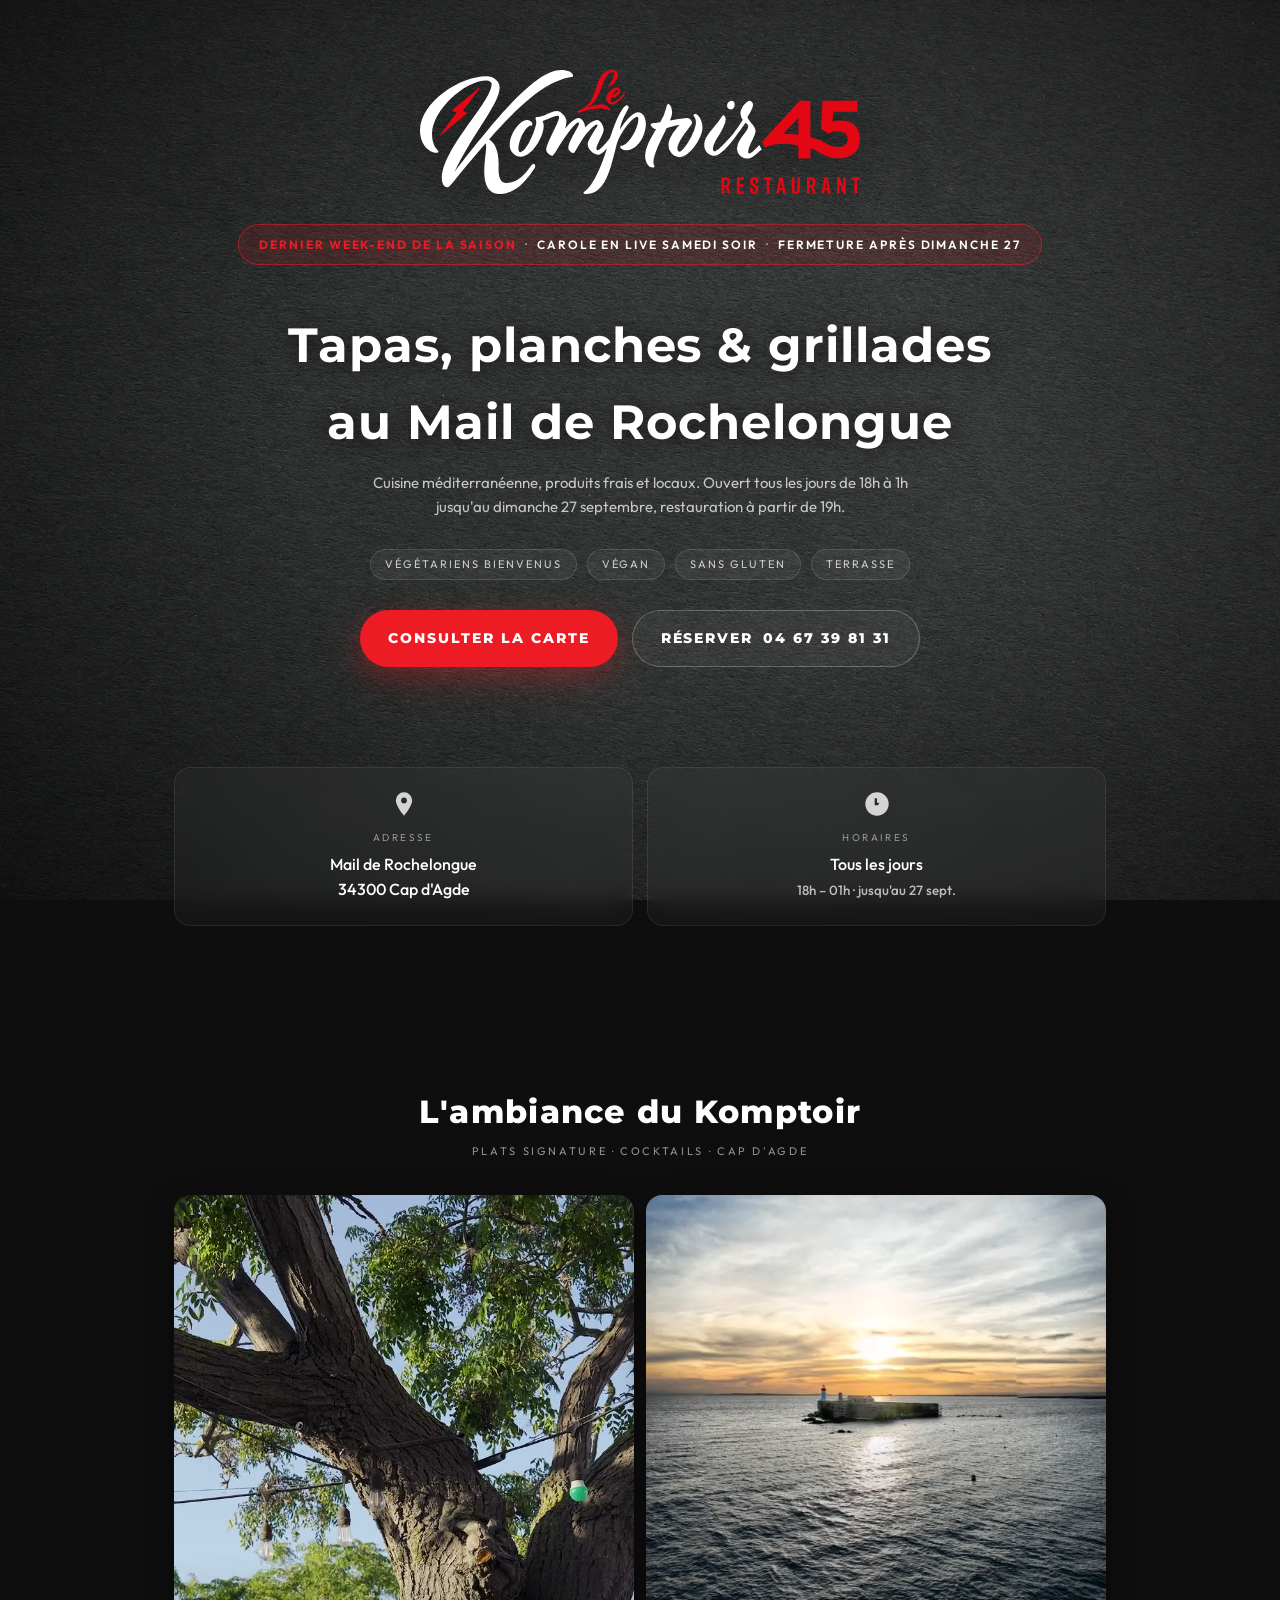
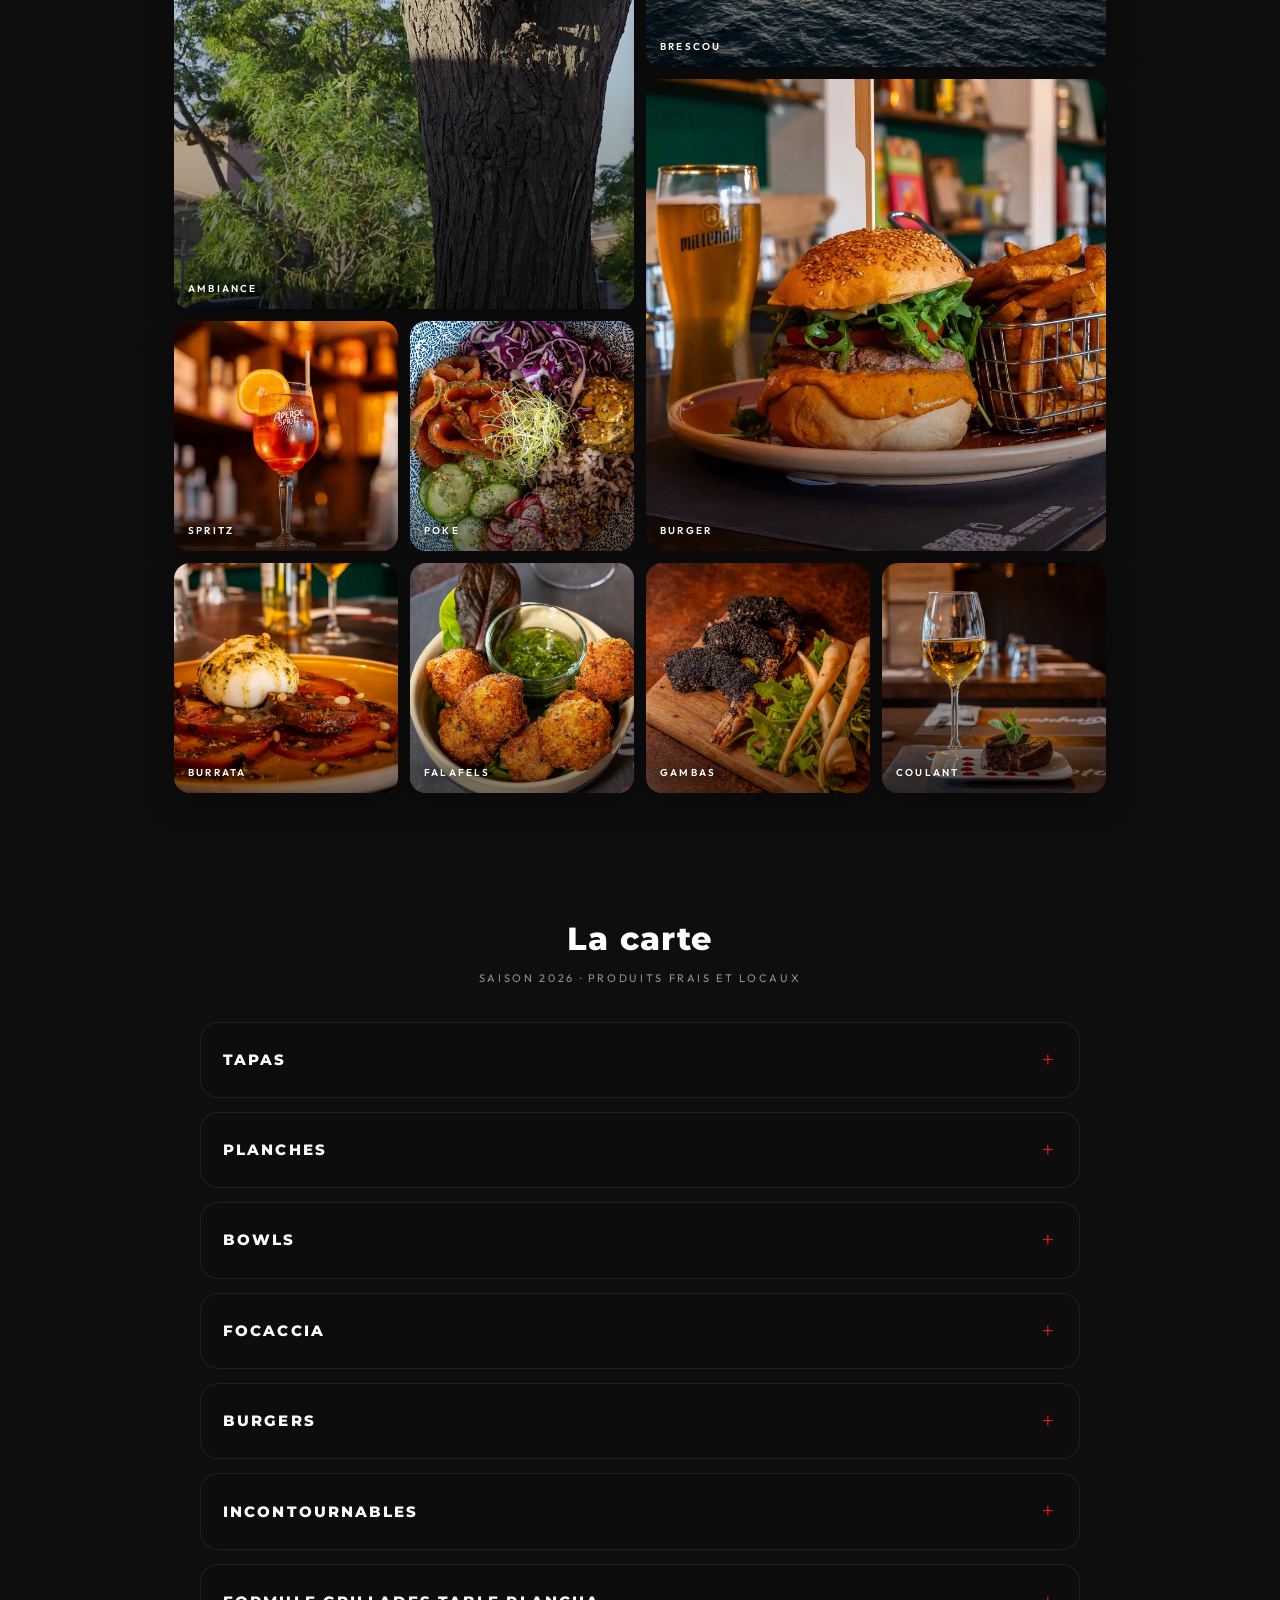
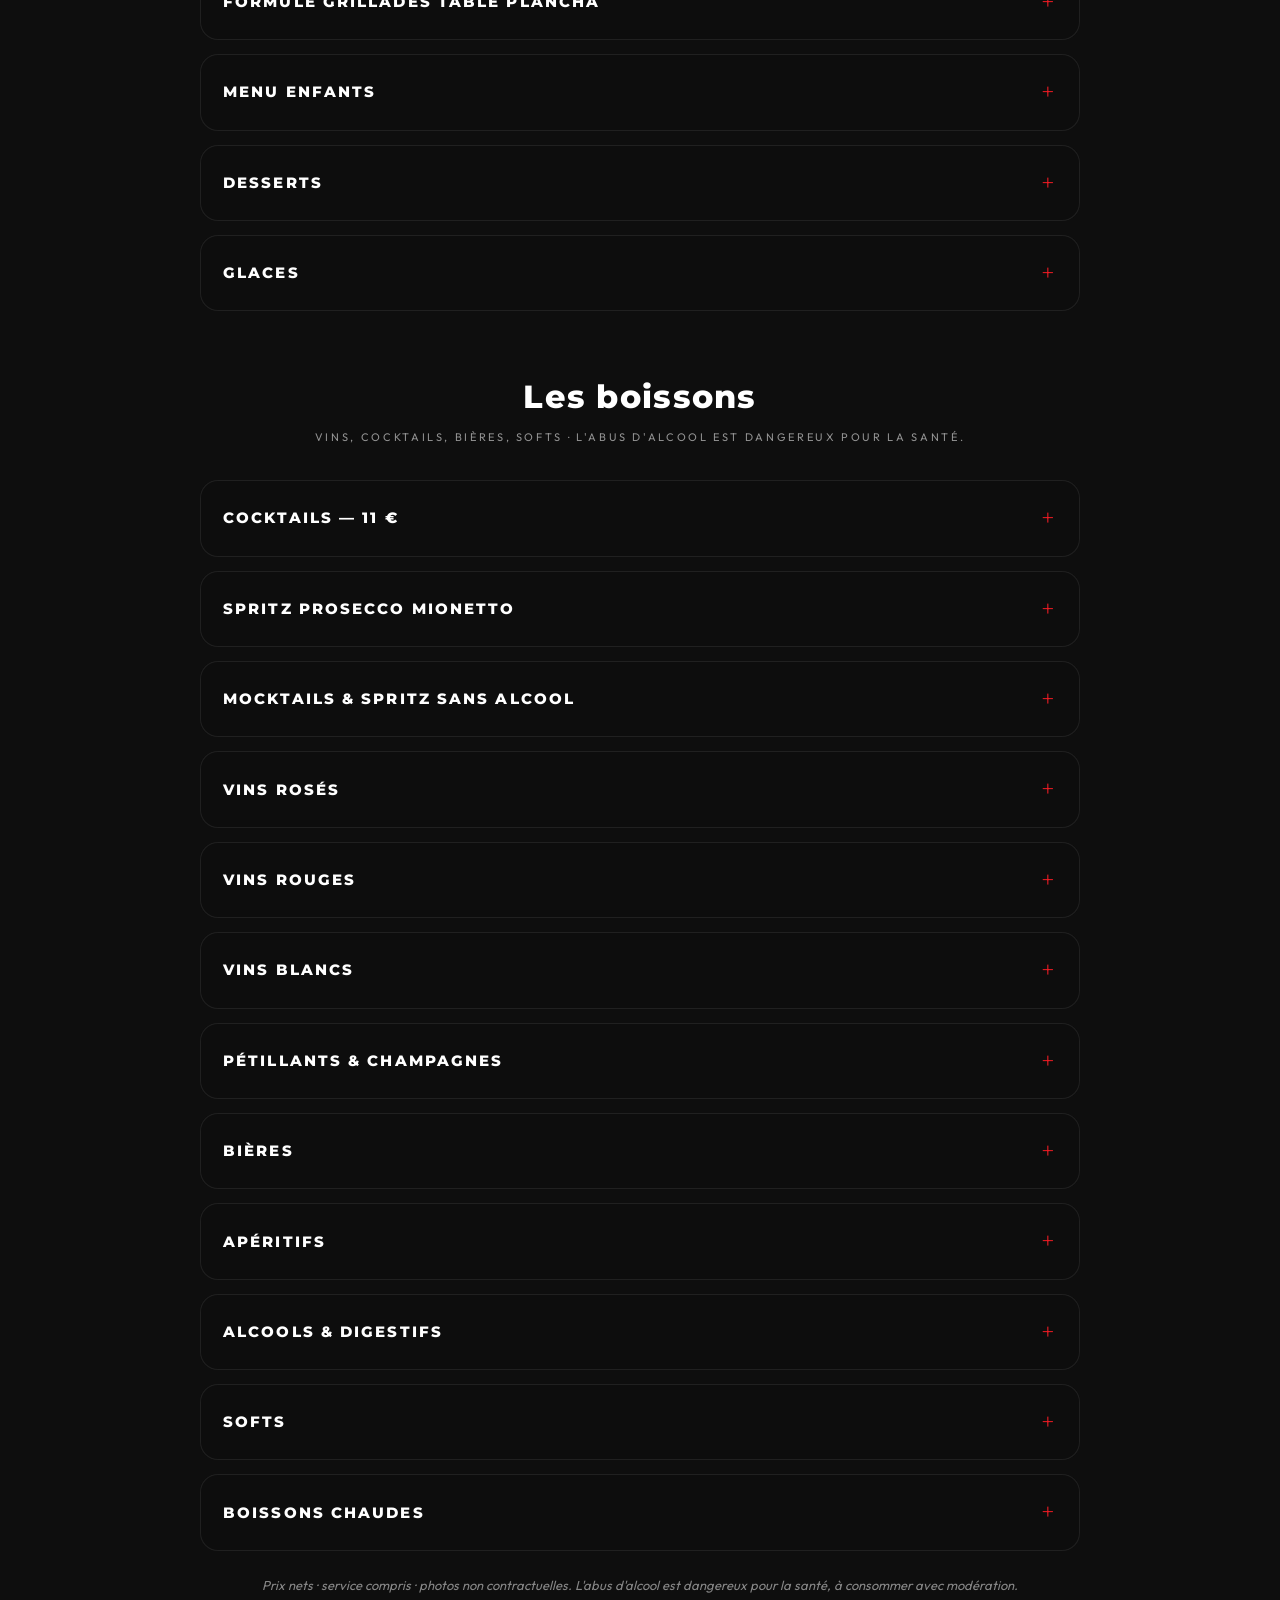
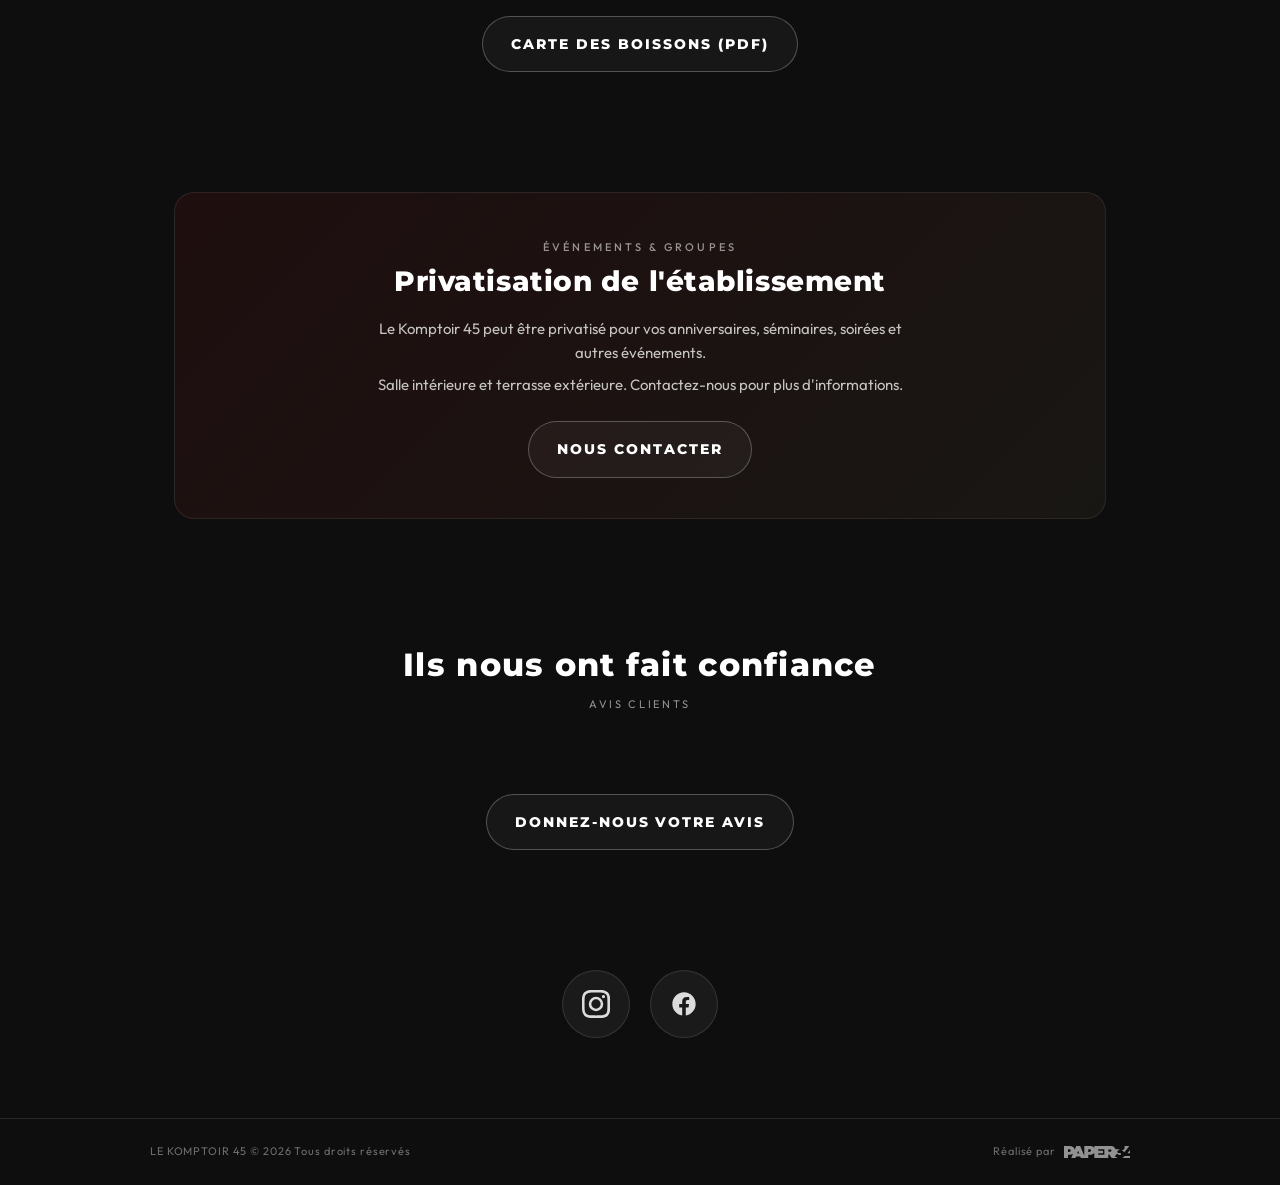
<file: index.html>
<!DOCTYPE html>
<html lang="fr-FR">
<head>
  <meta charset="UTF-8"/>
  <title>Le Komptoir 45 — Restaurant Cap d'Agde, Mail de Rochelongue | Tapas, Planches, Grillades</title>

  <!-- ============ SEO ============ -->
  <meta name="description" content="Restaurant Le Komptoir 45 au Mail de Rochelongue, Cap d'Agde (34300). Tapas ibériques, planches, bowls, focaccias, burgers et grillades à la plancha. Produits frais et locaux, options végétariennes et véganes. Ouvert tous les jours de 18h à 1h jusqu'au dimanche 27 septembre. Réservation 04 67 39 81 31."/>
  <meta name="keywords" content="restaurant Cap d'Agde, restaurant Mail de Rochelongue, Le Komptoir 45, tapas Cap d'Agde, planches ibériques Agde, restaurant bord de mer Cap d'Agde, plancha Cap d'Agde, restaurant végétarien Cap d'Agde, restaurant Agde 34300, poké bowl Agde, burger Cap d'Agde, restaurant Rochelongue"/>
  <meta name="author" content="Le Komptoir 45"/>
  <meta name="robots" content="index, follow, max-image-preview:large, max-snippet:-1, max-video-preview:-1"/>
  <meta name="googlebot" content="index, follow"/>
  <meta name="viewport" content="width=device-width, initial-scale=1, viewport-fit=cover"/>
  <meta name="theme-color" content="#0b0b0b"/>
  <link rel="canonical" href="https://lekomptoir45.fr/"/>
  <link rel="alternate" hreflang="fr-FR" href="https://lekomptoir45.fr/"/>
  <link rel="alternate" hreflang="x-default" href="https://lekomptoir45.fr/"/>

  <meta name="geo.region" content="FR-OCC"/>
  <meta name="geo.placename" content="Cap d'Agde, Agde, Hérault, Occitanie"/>
  <meta name="geo.position" content="43.27618073007092;3.486322193254308"/>
  <meta name="ICBM" content="43.27618073007092, 3.486322193254308"/>

  <meta property="og:type" content="restaurant.restaurant"/>
  <meta property="og:site_name" content="Le Komptoir 45"/>
  <meta property="og:title" content="Le Komptoir 45 — Restaurant au Mail de Rochelongue, Cap d'Agde"/>
  <meta property="og:description" content="Tapas, planches ibériques, bowls, focaccias et grillades à la plancha au cœur de Cap d'Agde. Dernier week-end de la saison : ouvert jusqu'au dimanche 27 septembre."/>
  <meta property="og:url" content="https://lekomptoir45.fr/"/>
  <meta property="og:locale" content="fr_FR"/>
  <meta property="og:image" content="https://lekomptoir45.fr/images/og-lekomptoir45.jpg"/>
  <meta property="og:image:alt" content="Le Komptoir 45 — Restaurant Cap d'Agde"/>
  <meta property="restaurant:contact_info:street_address" content="Mail de Rochelongue"/>
  <meta property="restaurant:contact_info:locality" content="Cap d'Agde"/>
  <meta property="restaurant:contact_info:postal_code" content="34300"/>
  <meta property="restaurant:contact_info:country_name" content="France"/>
  <meta property="restaurant:contact_info:phone_number" content="+33467398131"/>

  <meta name="twitter:card" content="summary_large_image"/>
  <meta name="twitter:title" content="Le Komptoir 45 — Restaurant Cap d'Agde, Mail de Rochelongue"/>
  <meta name="twitter:description" content="Tapas, planches, bowls et grillades à la plancha. Dernier week-end : ouvert jusqu'au dimanche 27 septembre."/>
  <meta name="twitter:image" content="https://lekomptoir45.fr/images/og-lekomptoir45.jpg"/>

  <link rel="icon" type="image/svg+xml" href="images/logo-lekomptoir45.svg"/>
  <link rel="apple-touch-icon" sizes="180x180" href="images/apple-touch-icon.png"/>
  <link rel="preload" as="image" href="images/fond-noir-lekomptoir45.webp" type="image/webp"/>
  <link rel="preconnect" href="https://elfsightcdn.com" crossorigin>
  <link rel="preconnect" href="https://core.service.elfsight.com" crossorigin>
  <link rel="dns-prefetch" href="https://static.elfsight.com">

  <!-- JSON-LD : Restaurant -->
  <script type="application/ld+json">
  {
    "@context": "https://schema.org",
    "@type": "Restaurant",
    "@id": "https://lekomptoir45.fr/#restaurant",
    "name": "Le Komptoir 45",
    "alternateName": "Komptoir 45",
    "description": "Restaurant au Mail de Rochelongue à Cap d'Agde. Tapas, planches ibériques, bowls, focaccias, burgers et grillades à la plancha. Cuisine méditerranéenne avec produits frais et locaux. Options végétariennes, véganes et sans gluten.",
    "url": "https://lekomptoir45.fr/",
    "telephone": "+33467398131",
    "image": [
      "https://lekomptoir45.fr/images/og-lekomptoir45.jpg",
      "https://lekomptoir45.fr/images/plats/burger.jpg",
      "https://lekomptoir45.fr/images/plats/poke-bowl.jpg"
    ],
    "logo": "https://lekomptoir45.fr/images/logo-lekomptoir45.svg",
    "priceRange": "€€",
    "currenciesAccepted": "EUR",
    "paymentAccepted": "Cash, Credit Card, Debit Card",
    "servesCuisine": ["Méditerranéenne", "Tapas", "Bistronomique", "Française", "Ibérique"],
    "acceptsReservations": "True",
    "address": {
      "@type": "PostalAddress",
      "streetAddress": "Mail de Rochelongue",
      "addressLocality": "Cap d'Agde",
      "addressRegion": "Occitanie",
      "postalCode": "34300",
      "addressCountry": "FR"
    },
    "geo": { "@type": "GeoCoordinates", "latitude": 43.27618073007092, "longitude": 3.486322193254308 },
    "hasMap": "https://maps.apple.com/?q=Mail+de+Rochelongue,+34300+Cap+d'Agde",
    "openingHoursSpecification": [{
      "@type": "OpeningHoursSpecification",
      "dayOfWeek": ["Monday","Tuesday","Wednesday","Thursday","Friday","Saturday","Sunday"],
      "opens": "18:00",
      "closes": "01:00",
      "validThrough": "2026-09-27"
    }],
    "menu": "https://lekomptoir45.fr/#carte",
    "hasMenu": {
      "@type": "Menu",
      "name": "Carte Le Komptoir 45",
      "inLanguage": "fr",
      "hasMenuSection": [
        { "@type": "MenuSection", "name": "Tapas", "hasMenuItem": [
          { "@type": "MenuItem", "name": "Pan con tomato", "offers": { "@type": "Offer", "price": "5.50", "priceCurrency": "EUR" } },
          { "@type": "MenuItem", "name": "Frites fraîches à la graisse de bœuf", "offers": { "@type": "Offer", "price": "6.00", "priceCurrency": "EUR" } },
          { "@type": "MenuItem", "name": "Tortilla pommes de terre oignons", "offers": { "@type": "Offer", "price": "6.50", "priceCurrency": "EUR" } },
          { "@type": "MenuItem", "name": "Frites de patates douces", "offers": { "@type": "Offer", "price": "7.50", "priceCurrency": "EUR" } },
          { "@type": "MenuItem", "name": "Piment del padron", "offers": { "@type": "Offer", "price": "7.50", "priceCurrency": "EUR" } },
          { "@type": "MenuItem", "name": "Tenders de poulet ou de colin multigrains", "offers": { "@type": "Offer", "price": "8.50", "priceCurrency": "EUR" } },
          { "@type": "MenuItem", "name": "Croquettes de jambon ibérique", "offers": { "@type": "Offer", "price": "8.50", "priceCurrency": "EUR" } },
          { "@type": "MenuItem", "name": "Falafels sauce tahini", "image": "https://lekomptoir45.fr/images/plats/falafels.jpg", "suitableForDiet": ["https://schema.org/VeganDiet","https://schema.org/GlutenFreeDiet"], "offers": { "@type": "Offer", "price": "8.50", "priceCurrency": "EUR" } },
          { "@type": "MenuItem", "name": "Guacamole maison et tortillas", "offers": { "@type": "Offer", "price": "8.50", "priceCurrency": "EUR" } },
          { "@type": "MenuItem", "name": "Houmous maison et ses toasts", "offers": { "@type": "Offer", "price": "8.50", "priceCurrency": "EUR" } },
          { "@type": "MenuItem", "name": "Camembert rôti", "offers": { "@type": "Offer", "price": "9.00", "priceCurrency": "EUR" } },
          { "@type": "MenuItem", "name": "Acras de morue antillais", "offers": { "@type": "Offer", "price": "9.50", "priceCurrency": "EUR" } }
        ]},
        { "@type": "MenuSection", "name": "Planches", "hasMenuItem": [
          { "@type": "MenuItem", "name": "Planche mixte ibérique (charcuteries et fromages)", "offers": { "@type": "Offer", "price": "21.00", "priceCurrency": "EUR" } },
          { "@type": "MenuItem", "name": "Planche de la mer", "offers": { "@type": "Offer", "price": "21.00", "priceCurrency": "EUR" } },
          { "@type": "MenuItem", "name": "Planche Terre-Mer", "offers": { "@type": "Offer", "price": "21.00", "priceCurrency": "EUR" } },
          { "@type": "MenuItem", "name": "Planche jambon Coche (petite)", "offers": { "@type": "Offer", "price": "9.50", "priceCurrency": "EUR" } },
          { "@type": "MenuItem", "name": "Planche jambon Coche (grande)", "offers": { "@type": "Offer", "price": "18.00", "priceCurrency": "EUR" } },
          { "@type": "MenuItem", "name": "Planche de fromages ibériques (petite)", "offers": { "@type": "Offer", "price": "11.00", "priceCurrency": "EUR" } },
          { "@type": "MenuItem", "name": "Planche de fromages ibériques (grande)", "offers": { "@type": "Offer", "price": "21.00", "priceCurrency": "EUR" } },
          { "@type": "MenuItem", "name": "Planche de charcuterie ibérique (petite)", "offers": { "@type": "Offer", "price": "11.00", "priceCurrency": "EUR" } },
          { "@type": "MenuItem", "name": "Planche de charcuterie ibérique (grande)", "offers": { "@type": "Offer", "price": "21.00", "priceCurrency": "EUR" } }
        ]},
        { "@type": "MenuSection", "name": "Bowls", "hasMenuItem": [
          { "@type": "MenuItem", "name": "Poke bowl saumon gravlax ou thon", "image": "https://lekomptoir45.fr/images/plats/poke-bowl.jpg", "offers": { "@type": "Offer", "price": "20.00", "priceCurrency": "EUR" } },
          { "@type": "MenuItem", "name": "Falafels bowl", "suitableForDiet": "https://schema.org/VeganDiet", "offers": { "@type": "Offer", "price": "20.00", "priceCurrency": "EUR" } },
          { "@type": "MenuItem", "name": "Poke tenders au poulet ou au colin multigrains", "offers": { "@type": "Offer", "price": "20.00", "priceCurrency": "EUR" } }
        ]},
        { "@type": "MenuSection", "name": "Focaccia (pain artisanal Boulangerie MI.CA)", "hasMenuItem": [
          { "@type": "MenuItem", "name": "Focaccia ibérique (1 part)", "offers": { "@type": "Offer", "price": "9.00", "priceCurrency": "EUR" } },
          { "@type": "MenuItem", "name": "Focaccia ibérique (2 parts)", "offers": { "@type": "Offer", "price": "17.00", "priceCurrency": "EUR" } },
          { "@type": "MenuItem", "name": "Focaccia nordique saumon gravlax (1 part)", "offers": { "@type": "Offer", "price": "9.00", "priceCurrency": "EUR" } },
          { "@type": "MenuItem", "name": "Focaccia nordique saumon gravlax (2 parts)", "offers": { "@type": "Offer", "price": "17.00", "priceCurrency": "EUR" } },
          { "@type": "MenuItem", "name": "Focaccia grecque houmous féta (1 part)", "offers": { "@type": "Offer", "price": "9.00", "priceCurrency": "EUR" } },
          { "@type": "MenuItem", "name": "Focaccia grecque houmous féta (2 parts)", "offers": { "@type": "Offer", "price": "17.00", "priceCurrency": "EUR" } }
        ]},
        { "@type": "MenuSection", "name": "Burgers (pain artisanal Boulangerie MI.CA, frites fraîches ou salade)", "hasMenuItem": [
          { "@type": "MenuItem", "name": "Burger du Komptoir 45 (steak haché 150g, Comté)", "image": "https://lekomptoir45.fr/images/plats/burger.jpg", "offers": { "@type": "Offer", "price": "21.00", "priceCurrency": "EUR" } },
          { "@type": "MenuItem", "name": "Fish burger daurade fraîche", "offers": { "@type": "Offer", "price": "21.00", "priceCurrency": "EUR" } },
          { "@type": "MenuItem", "name": "Chicken burger (poulet haché aux saveurs antillaises)", "offers": { "@type": "Offer", "price": "21.00", "priceCurrency": "EUR" } },
          { "@type": "MenuItem", "name": "Burger végan", "suitableForDiet": "https://schema.org/VeganDiet", "offers": { "@type": "Offer", "price": "21.00", "priceCurrency": "EUR" } }
        ]},
        { "@type": "MenuSection", "name": "Incontournables", "hasMenuItem": [
          { "@type": "MenuItem", "name": "Camembert rôti, jambon ibérique Coche, frites fraîches", "offers": { "@type": "Offer", "price": "19.00", "priceCurrency": "EUR" } },
          { "@type": "MenuItem", "name": "Burrata crémeuse, tomates, pesto maison, pignons", "offers": { "@type": "Offer", "price": "20.00", "priceCurrency": "EUR" } },
          { "@type": "MenuItem", "name": "Tartare de thon", "offers": { "@type": "Offer", "price": "22.00", "priceCurrency": "EUR" } },
          { "@type": "MenuItem", "name": "Tentacules de poulpe grillées", "offers": { "@type": "Offer", "price": "22.00", "priceCurrency": "EUR" } },
          { "@type": "MenuItem", "name": "Tataki de thon", "offers": { "@type": "Offer", "price": "24.00", "priceCurrency": "EUR" } },
          { "@type": "MenuItem", "name": "Tataki de bœuf", "offers": { "@type": "Offer", "price": "24.00", "priceCurrency": "EUR" } }
        ]},
        { "@type": "MenuSection", "name": "Formule grillades table plancha (sur réservation, min. 2 personnes)", "hasMenuItem": [
          { "@type": "MenuItem", "name": "Trilogie de viandes (bœuf, agneau, poulet mariné) — Boucherie MB Boutonnier", "offers": { "@type": "Offer", "price": "34.90", "priceCurrency": "EUR" } },
          { "@type": "MenuItem", "name": "Trilogie de poissons (saumon ou espadon, thon mariné, gambas) — AGA La Poissonnerie", "offers": { "@type": "Offer", "price": "34.90", "priceCurrency": "EUR" } }
        ]},
        { "@type": "MenuSection", "name": "Menu enfants", "hasMenuItem": [
          { "@type": "MenuItem", "name": "Menu enfants (steak haché ou tenders ou filet de daurade + frites + 1 boule de glace + sirop)", "offers": { "@type": "Offer", "price": "14.00", "priceCurrency": "EUR" } }
        ]},
        { "@type": "MenuSection", "name": "Desserts", "hasMenuItem": [
          { "@type": "MenuItem", "name": "Cœur coulant chocolat Komptoir 45", "image": "https://lekomptoir45.fr/images/plats/coeur-coulant-chocolat.jpg", "offers": { "@type": "Offer", "price": "8.50", "priceCurrency": "EUR" } },
          { "@type": "MenuItem", "name": "Crumble aux fruits de saison", "offers": { "@type": "Offer", "price": "8.50", "priceCurrency": "EUR" } },
          { "@type": "MenuItem", "name": "Tartelette citron meringuée artisanale", "offers": { "@type": "Offer", "price": "8.50", "priceCurrency": "EUR" } },
          { "@type": "MenuItem", "name": "Kolonel (sorbet citron arrosé Belvédère)", "offers": { "@type": "Offer", "price": "11.00", "priceCurrency": "EUR" } },
          { "@type": "MenuItem", "name": "Kréole (vanille arrosée Diplomático)", "offers": { "@type": "Offer", "price": "11.00", "priceCurrency": "EUR" } },
          { "@type": "MenuItem", "name": "Keppermint (menthe pépites chocolat, Get 27)", "offers": { "@type": "Offer", "price": "11.00", "priceCurrency": "EUR" } },
          { "@type": "MenuItem", "name": "Kafé (boule café arrosée Bailey's)", "offers": { "@type": "Offer", "price": "11.00", "priceCurrency": "EUR" } }
        ]},
        { "@type": "MenuSection", "name": "Glaces artisanales Altiflore", "hasMenuItem": [
          { "@type": "MenuItem", "name": "1 boule", "offers": { "@type": "Offer", "price": "2.50", "priceCurrency": "EUR" } },
          { "@type": "MenuItem", "name": "2 boules", "offers": { "@type": "Offer", "price": "4.00", "priceCurrency": "EUR" } },
          { "@type": "MenuItem", "name": "3 boules", "offers": { "@type": "Offer", "price": "6.00", "priceCurrency": "EUR" } }
        ]}
      ]
    },
    "sameAs": ["https://www.instagram.com/lekomptoir45/","https://www.facebook.com/Le-Komptoir45-107644928642322"],
    "amenityFeature": [
      { "@type": "LocationFeatureSpecification", "name": "Végétarien", "value": true },
      { "@type": "LocationFeatureSpecification", "name": "Végan", "value": true },
      { "@type": "LocationFeatureSpecification", "name": "Sans gluten", "value": true },
      { "@type": "LocationFeatureSpecification", "name": "Terrasse", "value": true },
      { "@type": "LocationFeatureSpecification", "name": "Réservation", "value": true }
    ]
  }
  </script>

  <script type="application/ld+json">
  {
    "@context": "https://schema.org",
    "@type": "Organization",
    "@id": "https://lekomptoir45.fr/#organization",
    "name": "Le Komptoir 45",
    "url": "https://lekomptoir45.fr/",
    "logo": "https://lekomptoir45.fr/images/logo-lekomptoir45.svg",
    "sameAs": ["https://www.instagram.com/lekomptoir45/","https://www.facebook.com/Le-Komptoir45-107644928642322"]
  }
  </script>

  <script type="application/ld+json">
  {
    "@context": "https://schema.org",
    "@type": "MusicEvent",
    "name": "Week-end de fin de saison au Komptoir 45 — Carole en live",
    "description": "Soirée de fin de saison au restaurant Le Komptoir 45, Mail de Rochelongue à Cap d'Agde, avec la chanteuse Carole en live le samedi soir.",
    "startDate": "2026-09-26",
    "endDate": "2026-09-26",
    "eventAttendanceMode": "https://schema.org/OfflineEventAttendanceMode",
    "eventStatus": "https://schema.org/EventScheduled",
    "location": { "@type": "Place", "name": "Le Komptoir 45 — Mail de Rochelongue",
      "address": { "@type": "PostalAddress", "streetAddress": "Mail de Rochelongue", "addressLocality": "Cap d'Agde", "postalCode": "34300", "addressCountry": "FR" } },
    "performer": { "@type": "Person", "name": "Carole" },
    "image": "https://lekomptoir45.fr/images/og-lekomptoir45.jpg",
    "organizer": { "@id": "https://lekomptoir45.fr/#organization" }
  }
  </script>

  <script type="application/ld+json">
  {
    "@context": "https://schema.org",
    "@type": "FAQPage",
    "mainEntity": [
      { "@type": "Question", "name": "Où se trouve Le Komptoir 45 à Cap d'Agde ?", "acceptedAnswer": { "@type": "Answer", "text": "Le Komptoir 45 est situé Mail de Rochelongue, 34300 Cap d'Agde, à proximité immédiate de la plage." } },
      { "@type": "Question", "name": "Quels sont les horaires d'ouverture ?", "acceptedAnswer": { "@type": "Answer", "text": "Le restaurant est ouvert tous les jours de 18h à 1h du matin, restauration à partir de 19h, jusqu'au dimanche 27 septembre 2026. Il ferme ensuite pour la fin de saison." } },
      { "@type": "Question", "name": "Faut-il réserver ?", "acceptedAnswer": { "@type": "Answer", "text": "La réservation est conseillée, particulièrement en haute saison. Téléphone : 04 67 39 81 31. Pour les grillades à la plancha (trilogies), la réservation est obligatoire (minimum 2 personnes)." } },
      { "@type": "Question", "name": "Proposez-vous des options végétariennes, véganes ou sans gluten ?", "acceptedAnswer": { "@type": "Answer", "text": "Oui. Falafels, houmous, guacamole, falafels bowl, burger végan et plusieurs tapas sont végans. La carte propose également des plats végétariens et sans gluten." } },
      { "@type": "Question", "name": "Quel type de cuisine proposez-vous ?", "acceptedAnswer": { "@type": "Answer", "text": "Cuisine méditerranéenne avec influences ibériques : tapas, planches, bowls, focaccias, burgers maison, grillades à la plancha, desserts maison et glaces artisanales Altiflore." } },
      { "@type": "Question", "name": "Quel est le budget moyen par personne ?", "acceptedAnswer": { "@type": "Answer", "text": "Comptez environ 25 à 40 € par personne pour un repas complet." } }
    ]
  }
  </script>

  <script type="application/ld+json">
  { "@context":"https://schema.org","@type":"WebSite","@id":"https://lekomptoir45.fr/#website","url":"https://lekomptoir45.fr/","name":"Le Komptoir 45","inLanguage":"fr-FR","publisher":{"@id":"https://lekomptoir45.fr/#organization"} }
  </script>

  <script type="application/ld+json">
  {
    "@context":"https://schema.org",
    "@type":"BreadcrumbList",
    "itemListElement":[
      {"@type":"ListItem","position":1,"name":"Accueil","item":"https://lekomptoir45.fr/"},
      {"@type":"ListItem","position":2,"name":"Carte","item":"https://lekomptoir45.fr/#carte"},
      {"@type":"ListItem","position":3,"name":"Boissons","item":"https://lekomptoir45.fr/#boissons"}
    ]
  }
  </script>
  <!-- ============ /SEO ============ -->

  <!-- Fonts Google (Outfit + Montserrat en remplacement des Muse fonts) -->
  <link rel="preconnect" href="https://fonts.googleapis.com">
  <link rel="preconnect" href="https://fonts.gstatic.com" crossorigin>
  <link href="https://fonts.googleapis.com/css2?family=Outfit:wght@300;400;500;600;700&family=Montserrat:wght@400;600;800&display=swap" rel="stylesheet">

  <style>
    /* ============ RESET / BASE ============ */
    *,*::before,*::after{ box-sizing:border-box; margin:0; padding:0; }
    html{ scroll-behavior:smooth; }
    body{
      font-family:"Outfit","Helvetica Neue",Arial,sans-serif;
      color:#e9e9e9; line-height:1.6;
      background:#0e0e0e url("images/fond-noir-lekomptoir45.webp") no-repeat center center fixed;
      background-size:cover;
      min-height:100vh;
      -webkit-font-smoothing:antialiased;
      overflow-x:hidden;
    }
    /* Fallback JPEG si navigateur sans WebP */
    @supports not (background-image: url("[data-uri]")) {
      body{ background-image:url("images/fond-noir-lekomptoir45.jpg"); }
    }
    body::before{
      content:""; position:fixed; inset:0; z-index:-1;
      background:radial-gradient(ellipse at center, rgba(0,0,0,0) 40%, rgba(0,0,0,.55) 100%);
      pointer-events:none;
    }
    img,svg,video{ display:block; max-width:100%; }
    a{ color:inherit; text-decoration:none; }
    button{ font:inherit; cursor:pointer; border:0; background:none; color:inherit; }

    /* ============ TYPO ============ */
    h1,h2,h3{
      font-family:"Montserrat",Arial,sans-serif; font-weight:800; letter-spacing:.02em;
      text-wrap:balance;
    }
    p{ text-wrap:pretty; }
    .eyebrow{
      font-size:11px; letter-spacing:.28em; text-transform:uppercase;
      color:rgba(255,255,255,.55); font-weight:500;
    }
    /* Empêche les chasses moches sur mobile : pas de coupure milieu pour ces blocs */
    .nowrap{ white-space:nowrap; }
    .keep{ white-space:nowrap; }

    /* ============ LAYOUT ============ */
    .wrap{ width:100%; max-width:980px; margin:0 auto; padding:0 24px; }
    section{ position:relative; padding:60px 0; }
    @media (max-width:600px){ section{ padding:40px 0; } .wrap{ padding:0 18px; } }

    /* ============ HERO ============ */
    .hero{ padding-top:60px; text-align:center; }
    .hero .logo{
      width:min(440px,78vw); height:auto; margin:10px auto 30px;
      filter:drop-shadow(0 8px 30px rgba(0,0,0,.5));
    }
    .hero-banner{
      display:inline-flex; gap:8px; flex-wrap:wrap; justify-content:center;
      margin:0 auto 24px;
      padding:10px 20px; border-radius:999px;
      background:rgba(237,28,36,.12); border:1px solid rgba(237,28,36,.55);
      color:#fff; font-weight:600; letter-spacing:.16em; text-transform:uppercase;
      font-size:12px;
    }
    .hero-banner strong{ color:#ED1C24; font-weight:700; }
    .hero-banner .nowrap + .nowrap::before{ content:"·"; opacity:.5; margin-right:8px; }
    @media (max-width:380px){
      .hero-banner{ font-size:11px; letter-spacing:.12em; padding:10px 16px; }
    }
    .hero h1{
      font-size:clamp(28px,5vw,48px);
      color:#fff; margin:18px 0 10px; font-weight:700;
      text-shadow:0 2px 20px rgba(0,0,0,.6);
    }
    .hero-sub{
      color:rgba(255,255,255,.72); font-size:15px; max-width:540px; margin:0 auto 30px;
    }
    .hero-tags{ display:flex; justify-content:center; gap:10px; flex-wrap:wrap; margin-bottom:30px; }
    .tag{
      padding:6px 14px; border-radius:999px; font-size:11px; letter-spacing:.18em;
      text-transform:uppercase; color:rgba(255,255,255,.75);
      background:rgba(255,255,255,.05); border:1px solid rgba(255,255,255,.12);
    }

    /* ============ CTA BUTTONS ============ */
    .cta{
      display:inline-flex; align-items:center; justify-content:center; gap:10px;
      padding:16px 28px; border-radius:999px;
      font-family:"Montserrat",sans-serif; font-weight:800; font-size:14px;
      letter-spacing:.14em; text-transform:uppercase;
      transition:all .3s cubic-bezier(.2,.8,.2,1);
      white-space:nowrap;
    }
    @media (max-width:420px){
      .cta{ padding:14px 20px; font-size:12px; letter-spacing:.1em; }
    }
    .cta-primary{
      background:#ED1C24; color:#fff;
      box-shadow:0 10px 30px rgba(237,28,36,.35);
    }
    .cta-primary:hover{ transform:translateY(-2px); background:#fff; color:#ED1C24; box-shadow:0 14px 40px rgba(237,28,36,.5); }
    .cta-ghost{
      background:rgba(255,255,255,.04); color:#fff;
      border:1px solid rgba(255,255,255,.25);
    }
    .cta-ghost:hover{ background:#fff; color:#0b0b0b; transform:translateY(-2px); }
    .cta-row{ display:flex; gap:14px; justify-content:center; flex-wrap:wrap; }

    /* ============ INFO CARDS ============ */
    .info-grid{
      display:grid; grid-template-columns:repeat(2,1fr); gap:14px;
      margin:40px 0;
    }
    @media (max-width:700px){ .info-grid{ grid-template-columns:1fr; } }
    .info-card{
      padding:22px 20px; border-radius:16px;
      background:rgba(255,255,255,.03); border:1px solid rgba(255,255,255,.08);
      backdrop-filter:blur(12px); -webkit-backdrop-filter:blur(12px);
      text-align:center; transition:all .3s ease;
    }
    .info-card:hover{ background:rgba(255,255,255,.06); transform:translateY(-3px); border-color:rgba(255,255,255,.16); }
    .info-card .icon{ width:28px; height:28px; margin:0 auto 12px; opacity:.8; fill:#fff; }
    .info-card .label{
      display:block; font-size:10px; letter-spacing:.24em; text-transform:uppercase;
      color:rgba(255,255,255,.5); margin-bottom:6px;
    }
    .info-card .value{
      display:block; font-size:16px; color:#fff; font-weight:500;
    }
    .info-card a{ color:#fff; }

    /* ============ SECTIONS ============ */
    .section-head{ text-align:center; margin-bottom:34px; }
    .section-head h2{
      font-size:clamp(22px,2.6vw,32px); color:#fff;
      letter-spacing:.04em; margin-bottom:6px;
    }
    .section-head p{
      font-size:11px; color:rgba(255,255,255,.55);
      letter-spacing:.24em; text-transform:uppercase;
    }

    /* ============ PRIVATISATION ============ */
    .priva{
      padding:40px 30px; border-radius:20px;
      background:linear-gradient(135deg, rgba(237,28,36,.08) 0%, rgba(158,135,92,.08) 100%);
      border:1px solid rgba(255,255,255,.08);
      text-align:center;
    }
    .priva h2{ color:#fff; font-size:clamp(20px,2.4vw,28px); margin-bottom:14px; }
    .priva p{ color:rgba(255,255,255,.75); max-width:560px; margin:0 auto 8px; font-size:15px; }

    /* ============ REVIEWS (Elfsight) ============ */
    .reviews-wrap{ margin:30px auto; }
    .elfsight-app-914de7cb-68f6-4c89-a47f-7109ba994a37,
    .elfsight-app-a5b64838-2257-441a-9a51-f435f4245e3b{
      background:transparent !important;
      max-width:820px; margin:0 auto; padding:8px 0;
      --ef-background-color:transparent;
      --ef-card-background:rgba(255,255,255,.04);
      --ef-text-color:#e9e9e9;
      --ef-accent-color:#ED1C24;
      color-scheme:dark;
    }

    /* ============ BENTO ============ */
    .bento-grid{
      display:grid; gap:12px;
      grid-template-columns:repeat(4,1fr);
      grid-template-rows:repeat(5,230px);
      grid-template-areas:
        "v v w w"
        "v v w w"
        "v v b b"
        "s1 s2 b b"
        "s3 s4 s5 s6";
    }
    .tile{
      position:relative; overflow:hidden; border-radius:16px;
      background:#0e0e0e; box-shadow:0 10px 30px rgba(0,0,0,.4);
      transition:transform .4s cubic-bezier(.2,.8,.2,1), box-shadow .4s ease;
    }
    .tile::after{
      content:""; position:absolute; inset:0; pointer-events:none;
      background:linear-gradient(to top, rgba(0,0,0,.5) 0%, rgba(0,0,0,0) 50%);
      transition:opacity .35s ease;
    }
    .tile:hover{ transform:translateY(-5px); box-shadow:0 18px 44px rgba(0,0,0,.55); }
    .tile img, .tile video{ width:100%; height:100%; object-fit:cover; transition:transform 1.2s ease; }
    .tile:hover img{ transform:scale(1.06); }
    .tile .cap{
      position:absolute; left:14px; bottom:12px; z-index:2;
      font-size:10px; letter-spacing:.22em; font-weight:600;
      color:#fff; text-transform:uppercase;
      text-shadow:0 1px 8px rgba(0,0,0,.9);
    }
    .t-video{ grid-area:v; }
    .t-wide { grid-area:w; }
    .t-big  { grid-area:b; }
    .t-s1{ grid-area:s1; } .t-s2{ grid-area:s2; }
    .t-s3{ grid-area:s3; } .t-s4{ grid-area:s4; }
    .t-s5{ grid-area:s5; } .t-s6{ grid-area:s6; }
    @media (max-width:700px){
      .bento-grid{
        grid-template-columns:repeat(2,1fr);
        grid-template-rows:repeat(9,200px);
        grid-template-areas:
          "v v"
          "v v"
          "w w"
          "w w"
          "b b"
          "b b"
          "s1 s2"
          "s3 s4"
          "s5 s6";
      }
    }

    /* ============ SOCIAL ============ */
    .social{ display:flex; gap:20px; justify-content:center; margin-top:40px; }
    .social a{
      display:flex; align-items:center; justify-content:center;
      width:68px; height:68px; border-radius:50%;
      background:rgba(255,255,255,.05); border:1px solid rgba(255,255,255,.12);
      transition:all .3s ease;
    }
    .social a:hover{ background:#fff; transform:translateY(-3px); }
    .social a:hover svg{ fill:#0b0b0b; }
    .social svg{ width:28px; height:28px; fill:rgba(255,255,255,.85); transition:fill .3s ease; }

    /* ============ FOOTER (inspiré chiringuito) ============ */
    footer{
      border-top:1px solid rgba(255,255,255,.1);
      padding:24px 24px calc(24px + env(safe-area-inset-bottom));
      margin-top:40px;
    }
    .footer-row{
      max-width:980px; margin:0 auto;
      display:flex; align-items:center; justify-content:space-between;
      gap:12px; flex-wrap:wrap;
      font-size:11px; color:rgba(255,255,255,.4); letter-spacing:.08em;
    }
    .footer-row a{
      display:inline-flex; align-items:center; gap:8px;
      color:rgba(255,255,255,.4); transition:color .3s ease;
    }
    .footer-row a:hover{ color:rgba(255,255,255,.75); }
    .footer-row img{ height:12px; width:auto; opacity:.55; }
    @media (max-width:500px){
      .footer-row{ justify-content:center; text-align:center; }
    }

    /* ============ FAB FLOTTANTS ============ */
    .fab-stack{ display:none; }
    @media (max-width:768px), (pointer:coarse) and (max-width:1024px){
      .fab-stack{
        display:flex; flex-direction:column; align-items:center; gap:12px;
        position:fixed; right:16px; z-index:200;
        bottom:calc(20px + env(safe-area-inset-bottom));
      }
    }
    .fab{
      display:flex; align-items:center; justify-content:center;
      width:52px; height:52px; border-radius:50%;
      background:rgba(20,20,20,.78); color:#fff;
      border:1px solid rgba(255,255,255,.14);
      backdrop-filter:blur(14px); -webkit-backdrop-filter:blur(14px);
      box-shadow:0 10px 28px rgba(0,0,0,.45);
      transition:transform .25s cubic-bezier(.2,.8,.2,1), background .25s ease;
    }
    .fab:active{ transform:scale(.9); }
    .fab svg{ width:22px; height:22px; fill:#fff; }
    .fab-primary{
      width:64px; height:64px;
      background:#ED1C24; border-color:rgba(255,255,255,.25);
      box-shadow:0 14px 34px rgba(237,28,36,.45);
      position:relative;
    }
    .fab-primary svg{ width:26px; height:26px; }
    /* halo pulsant sur le CTA principal */
    .fab-primary::before{
      content:""; position:absolute; inset:-4px; border-radius:50%;
      border:2px solid rgba(237,28,36,.55);
      animation:fabPulse 2.2s ease-out infinite;
    }
    @keyframes fabPulse{
      0%{ transform:scale(1); opacity:.8; }
      100%{ transform:scale(1.35); opacity:0; }
    }
    @media (prefers-reduced-motion:reduce){
      .fab-primary::before{ animation:none; }
    }

    /* ============ CARTE / MENU ============ */
    .menu-list{ display:flex; flex-direction:column; gap:14px; max-width:880px; margin:0 auto; }
    .menu-cat{
      background:rgba(15,15,15,.72);
      border:1px solid rgba(255,255,255,.08);
      border-radius:18px; overflow:hidden;
      backdrop-filter:blur(10px); -webkit-backdrop-filter:blur(10px);
    }
    .menu-cat[open]{ border-color:rgba(237,28,36,.45); }
    .menu-cat > summary{
      list-style:none; cursor:pointer;
      display:flex; align-items:center; justify-content:space-between;
      padding:18px 22px; font-family:"Montserrat",sans-serif;
      font-size:15px; font-weight:800; letter-spacing:.14em; text-transform:uppercase;
      color:#fff;
    }
    .menu-cat > summary::-webkit-details-marker{ display:none; }
    .menu-cat > summary::after{
      content:"+"; font-size:24px; font-weight:300; color:#ED1C24;
      transition:transform .3s ease;
    }
    .menu-cat[open] > summary::after{ content:"−"; transform:rotate(180deg); }
    .menu-items{ padding:0 22px 20px 22px; display:flex; flex-direction:column; gap:14px; }
    .menu-item{
      display:grid; grid-template-columns:1fr auto; gap:8px 16px;
      padding-bottom:12px; border-bottom:1px dashed rgba(255,255,255,.08);
    }
    .menu-item:last-child{ border-bottom:none; padding-bottom:0; }
    .menu-name{ font-weight:600; color:#f3f3f3; font-size:15px; }
    .menu-name .badge{
      display:inline-block; margin-left:6px; padding:1px 6px;
      font-size:10px; font-weight:700; letter-spacing:.08em;
      background:rgba(237,28,36,.18); color:#ff6b72; border-radius:4px;
      text-transform:uppercase; vertical-align:middle;
    }
    .menu-desc{ grid-column:1/-1; color:rgba(233,233,233,.62); font-size:13.5px; line-height:1.5; }
    .menu-price{ font-family:"Montserrat",sans-serif; font-weight:800; color:#ED1C24; font-size:15px; white-space:nowrap; }
    .menu-note{
      text-align:center; margin-top:24px; font-size:13px;
      color:rgba(233,233,233,.55); font-style:italic;
    }
    @media (max-width:600px){
      .menu-cat > summary{ padding:16px 18px; font-size:13px; }
      .menu-items{ padding:0 18px 18px 18px; }
      .menu-name, .menu-price{ font-size:14.5px; }
      .menu-desc{ font-size:13px; }
    }

    /* ============ REVEAL ANIM ============ */
    .reveal{ opacity:0; transform:translateY(30px); transition:opacity .8s ease, transform .8s ease; }
    .reveal.is-visible{ opacity:1; transform:translateY(0); }
    @media (prefers-reduced-motion:reduce){
      *,*::before,*::after{ animation-duration:.01ms !important; transition-duration:.01ms !important; }
      .reveal{ opacity:1; transform:none; }
    }
  </style>
</head>
<body>

  <!-- ============ HERO ============ -->
  <header class="hero">
    <div class="wrap">
      <img class="logo" src="images/logo-lekomptoir45.svg" alt="Le Komptoir 45 — Cap d'Agde"/>

<div class="hero-banner">
        <span class="nowrap"><strong>Dernier week-end de la saison</strong></span>
        <span class="nowrap">Carole en live samedi soir</span>
        <span class="nowrap">Fermeture après dimanche 27</span>
      </div>

      <h1>Tapas, planches &amp; grillades au Mail&nbsp;de&nbsp;Rochelongue</h1>
      <p class="hero-sub">Cuisine méditerranéenne, produits frais et locaux. Ouvert tous les jours de 18h à 1h jusqu'au dimanche 27 septembre, restauration à partir de 19h.</p>

      <div class="hero-tags">
        <span class="tag">Végétariens bienvenus</span>
        <span class="tag">Végan</span>
        <span class="tag">Sans gluten</span>
        <span class="tag">Terrasse</span>
      </div>

      <div class="cta-row">
        <a class="cta cta-primary" href="#carte">
          Consulter la carte
        </a>
        <a class="cta cta-ghost" href="tel:+33467398131">
          <span class="nowrap">Réserver</span>
          <span class="nowrap">04&nbsp;67&nbsp;39&nbsp;81&nbsp;31</span>
        </a>
      </div>
    </div>
  </header>

  <!-- ============ INFOS RAPIDES ============ -->
  <section>
    <div class="wrap">
      <div class="info-grid reveal">
        <a class="info-card" href="https://maps.apple.com/?q=Mail+de+Rochelongue,+34300+Cap+d'Agde&ll=43.27618,3.48632" target="_blank" rel="noopener">
          <svg class="icon" viewBox="0 0 24 24" aria-hidden="true"><path d="M12 2a7 7 0 0 0-7 7c0 5 7 13 7 13s7-8 7-13a7 7 0 0 0-7-7zm0 9.5a2.5 2.5 0 1 1 0-5 2.5 2.5 0 0 1 0 5z"/></svg>
          <span class="label">Adresse</span>
          <span class="value">Mail de Rochelongue<br>34300 Cap d'Agde</span>
        </a>
        <div class="info-card">
          <svg class="icon" viewBox="0 0 24 24" aria-hidden="true"><path d="M12 2a10 10 0 1 0 10 10A10 10 0 0 0 12 2zm1 11h-3V7h2v4h2z"/></svg>
          <span class="label">Horaires</span>
          <span class="value">Tous les jours<br><small style="opacity:.7">18h – 01h · jusqu'au 27 sept.</small></span>
        </div>
      </div>
    </div>
  </section>

  <!-- ============ BENTO AMBIANCE ============ -->
  <section>
    <div class="wrap">
      <div class="section-head reveal">
        <h2>L'ambiance du Komptoir</h2>
        <p>Plats signature · Cocktails · Cap d'Agde</p>
      </div>
      <div class="bento-grid reveal">
        <div class="tile t-video">
          <video autoplay muted loop playsinline preload="metadata" poster="images/komptoir45-ambiance-poster.jpg">
            <source src="videos/komptoir45-ambiance.mp4" type="video/mp4">
          </video>
          <span class="cap">Ambiance</span>
        </div>
        <div class="tile t-wide">
          <img loading="lazy" src="images/plats/brescou-coucher-soleil.webp" alt="Fort de Brescou au coucher de soleil"><span class="cap">Brescou</span>
        </div>
        <div class="tile t-big"><img loading="lazy" src="images/plats/burger.webp" alt="Burger"><span class="cap">Burger</span></div>
        <div class="tile t-s1"><img loading="lazy" src="images/plats/aperol-spritz.webp" alt="Aperol Spritz"><span class="cap">Spritz</span></div>
        <div class="tile t-s2"><img loading="lazy" src="images/plats/poke-bowl.webp" alt="Poke bowl"><span class="cap">Poke</span></div>
        <div class="tile t-s3"><img loading="lazy" src="images/plats/burrata-tomates.webp" alt="Burrata tomates"><span class="cap">Burrata</span></div>
        <div class="tile t-s4"><img loading="lazy" src="images/plats/falafels.webp" alt="Falafels"><span class="cap">Falafels</span></div>
        <div class="tile t-s5"><img loading="lazy" src="images/plats/gambas.webp" alt="Gambas"><span class="cap">Gambas</span></div>
        <div class="tile t-s6"><img loading="lazy" src="images/plats/coeur-coulant-chocolat.webp" alt="Cœur coulant chocolat"><span class="cap">Coulant</span></div>
      </div>
    </div>
  </section>

  <!-- ============ CARTE ============ -->
  <section id="carte">
    <div class="wrap">
      <div class="section-head reveal">
        <h2>La carte</h2>
        <p>Saison 2026 · produits frais et locaux</p>
      </div>
      <div class="menu-list reveal">

        <details class="menu-cat">
          <summary>Tapas</summary>
          <div class="menu-items">
            <div class="menu-item"><span class="menu-name">Pan con tomato</span><span class="menu-price">5,50&nbsp;€</span></div>
            <div class="menu-item"><span class="menu-name">Frites fraîches</span><span class="menu-price">6,00&nbsp;€</span><span class="menu-desc">À la graisse de bœuf.</span></div>
            <div class="menu-item"><span class="menu-name">Tortilla</span><span class="menu-price">6,50&nbsp;€</span><span class="menu-desc">Pommes de terre, oignons.</span></div>
            <div class="menu-item"><span class="menu-name">Frites de patates douces</span><span class="menu-price">7,50&nbsp;€</span></div>
            <div class="menu-item"><span class="menu-name">Piment del padron</span><span class="menu-price">7,50&nbsp;€</span></div>
            <div class="menu-item"><span class="menu-name">Tenders de poulet ou de colin multigrains</span><span class="menu-price">8,50&nbsp;€</span><span class="menu-desc">Sauce sweet and sour.</span></div>
            <div class="menu-item"><span class="menu-name">Croquettes de jambon ibérique</span><span class="menu-price">8,50&nbsp;€</span></div>
            <div class="menu-item"><span class="menu-name">Falafels sauce tahini <span class="badge">Végan · Sans gluten</span></span><span class="menu-price">8,50&nbsp;€</span></div>
            <div class="menu-item"><span class="menu-name">Guacamole maison et tortillas</span><span class="menu-price">8,50&nbsp;€</span></div>
            <div class="menu-item"><span class="menu-name">Houmous maison et ses toasts</span><span class="menu-price">8,50&nbsp;€</span></div>
            <div class="menu-item"><span class="menu-name">Camembert rôti</span><span class="menu-price">9,00&nbsp;€</span></div>
            <div class="menu-item"><span class="menu-name">Acras de morue antillais</span><span class="menu-price">9,50&nbsp;€</span></div>
          </div>
        </details>

        <details class="menu-cat">
          <summary>Planches</summary>
          <div class="menu-items">
            <div class="menu-item"><span class="menu-name">Planche mixte ibérique</span><span class="menu-price">21,00&nbsp;€</span><span class="menu-desc">Charcuteries et fromages.</span></div>
            <div class="menu-item"><span class="menu-name">Planche de la mer</span><span class="menu-price">21,00&nbsp;€</span><span class="menu-desc">Pépites d'encornets sel et poivre, fritures de calamars, crevettes mini twister, crevettes kuro, saumon gravlax maison.</span></div>
            <div class="menu-item"><span class="menu-name">Planche Terre-Mer</span><span class="menu-price">21,00&nbsp;€</span><span class="menu-desc">Morcilla séchée, coppa, Fuet, friture de calamars, saumon gravlax, colin multigrains.</span></div>
            <div class="menu-item"><span class="menu-name">Planche jambon « Coche »</span><span class="menu-price">9,50&nbsp;€ · 18,00&nbsp;€</span><span class="menu-desc">Pan con tomate. Petite / Grande.</span></div>
            <div class="menu-item"><span class="menu-name">Planche de fromages ibériques</span><span class="menu-price">11,00&nbsp;€ · 21,00&nbsp;€</span><span class="menu-desc">Et son confit de figue. Petite / Grande.</span></div>
            <div class="menu-item"><span class="menu-name">Planche de charcuterie ibérique</span><span class="menu-price">11,00&nbsp;€ · 21,00&nbsp;€</span><span class="menu-desc">Jambon « Coche », morcilla séchée, coppa, Fuet, chorizo. Petite / Grande.</span></div>
          </div>
        </details>

        <details class="menu-cat">
          <summary>Bowls</summary>
          <div class="menu-items">
            <div class="menu-item"><span class="menu-name">Poke bowl</span><span class="menu-price">20,00&nbsp;€</span><span class="menu-desc">Riz de Camargue, saumon gravlax ou thon (en tartare) AGA La Poissonnerie, guacamole, choux rouge, concombre, radis, vinaigrette asiatique maison, mélange de graines.</span></div>
            <div class="menu-item"><span class="menu-name">Falafels bowl <span class="badge">Végan</span></span><span class="menu-price">20,00&nbsp;€</span><span class="menu-desc">Quinoa, falafels, guacamole, houmous, choux rouge, tomates cerises, roquette, sauce tahini, mélange de graines.</span></div>
            <div class="menu-item"><span class="menu-name">Poke tenders au poulet ou au colin multigrains</span><span class="menu-price">20,00&nbsp;€</span><span class="menu-desc">Riz de Camargue ou quinoa, choux rouge, jeunes pousses, guacamole, tomates cerises, vinaigrette maison et aigre-douce, mélange de graines.</span></div>
          </div>
        </details>

        <details class="menu-cat">
          <summary>Focaccia</summary>
          <div class="menu-items">
            <div class="menu-item"><span class="menu-name">Focaccia ibérique</span><span class="menu-price">9,00&nbsp;€ · 17,00&nbsp;€</span><span class="menu-desc">Base stracciatella, jambon ibérique « Coche », tomates séchées, roquette, mélange de graines.</span></div>
            <div class="menu-item"><span class="menu-name">Focaccia nordique</span><span class="menu-price">9,00&nbsp;€ · 17,00&nbsp;€</span><span class="menu-desc">Base guacamole maison, saumon gravlax AGA La Poissonnerie, jeunes pousses, mélange de graines.</span></div>
            <div class="menu-item"><span class="menu-name">Focaccia grecque</span><span class="menu-price">9,00&nbsp;€ · 17,00&nbsp;€</span><span class="menu-desc">Base houmous maison, féta, miel, tomates cerises, roquette, mélange de graines.</span></div>
          </div>
        </details>

        <details class="menu-cat">
          <summary>Burgers</summary>
          <div class="menu-items">
            <div class="menu-item"><span class="menu-name">Burger du Komptoir 45</span><span class="menu-price">21,00&nbsp;€</span><span class="menu-desc">Pain artisanal, steak haché façon bouchère 150 g, Comté, tomates séchées, roquette, sauce maison.</span></div>
            <div class="menu-item"><span class="menu-name">Fish burger</span><span class="menu-price">21,00&nbsp;€</span><span class="menu-desc">Double filet de daurade fraîche AGA La Poissonnerie, cheddar, tomates séchées, roquette, sauce maison.</span></div>
            <div class="menu-item"><span class="menu-name">Chicken burger</span><span class="menu-price">21,00&nbsp;€</span><span class="menu-desc">Poulet haché maison aux saveurs antillaises, tomates séchées, jeunes pousses, sauce maison.</span></div>
            <div class="menu-item"><span class="menu-name">Burger végan <span class="badge">Végan</span></span><span class="menu-price">21,00&nbsp;€</span><span class="menu-desc">Croustillant végétalien, fromage végan saveur emmental, tomates séchées, roquette, sauce barbecue maison.</span></div>
          </div>
        </details>

        <details class="menu-cat">
          <summary>Incontournables</summary>
          <div class="menu-items">
            <div class="menu-item"><span class="menu-name">Camembert rôti</span><span class="menu-price">19,00&nbsp;€</span><span class="menu-desc">Jambon ibérique « Coche », frites fraîches, salade.</span></div>
            <div class="menu-item"><span class="menu-name">Burrata crémeuse</span><span class="menu-price">20,00&nbsp;€</span><span class="menu-desc">Assortiment de tomates, pesto maison, pignons.</span></div>
            <div class="menu-item"><span class="menu-name">Tartare de thon</span><span class="menu-price">22,00&nbsp;€</span><span class="menu-desc">Selon arrivage, AGA La Poissonnerie.</span></div>
            <div class="menu-item"><span class="menu-name">Tentacules de poulpe grillées</span><span class="menu-price">22,00&nbsp;€</span><span class="menu-desc">Selon arrivage, AGA La Poissonnerie.</span></div>
            <div class="menu-item"><span class="menu-name">Tataki de thon</span><span class="menu-price">24,00&nbsp;€</span><span class="menu-desc">Selon arrivage, AGA La Poissonnerie.</span></div>
            <div class="menu-item"><span class="menu-name">Tataki de bœuf</span><span class="menu-price">24,00&nbsp;€</span><span class="menu-desc">Selon arrivage, Boucherie MB Boutonnier.</span></div>
          </div>
        </details>

        <details class="menu-cat">
          <summary>Formule grillades table plancha</summary>
          <div class="menu-items">
            <div class="menu-item"><span class="menu-name">Trilogie de viandes — Boucherie MB Boutonnier</span><span class="menu-price">34,90&nbsp;€</span><span class="menu-desc">Morceau de bœuf, côte d'agneau, poulet mariné. + vos légumes à griller.</span></div>
            <div class="menu-item"><span class="menu-name">Trilogie de poissons — AGA La Poissonnerie</span><span class="menu-price">34,90&nbsp;€</span><span class="menu-desc">Saumon ou espadon selon arrivage, thon mariné, gambas. + vos légumes à griller.</span></div>
            <div class="menu-item"><span class="menu-desc"><em>Sur réservation, minimum 2 personnes. Une trilogie par personne.</em></span></div>
          </div>
        </details>

        <details class="menu-cat">
          <summary>Menu enfants</summary>
          <div class="menu-items">
            <div class="menu-item"><span class="menu-name">Steak haché façon bouchère, ou tenders, ou filet de daurade AGA La Poissonnerie</span><span class="menu-price">14,00&nbsp;€</span><span class="menu-desc">+ frites fraîches + 1 boule de glace + sirop au choix.</span></div>
          </div>
        </details>

        <details class="menu-cat">
          <summary>Desserts</summary>
          <div class="menu-items">
            <div class="menu-item"><span class="menu-name">Cœur coulant chocolat Komptoir 45</span><span class="menu-price">8,50&nbsp;€</span></div>
            <div class="menu-item"><span class="menu-name">Crumble aux fruits</span><span class="menu-price">8,50&nbsp;€</span><span class="menu-desc">Selon saison.</span></div>
            <div class="menu-item"><span class="menu-name">Tartelette citron meringuée</span><span class="menu-price">8,50&nbsp;€</span><span class="menu-desc">Fabrication artisanale Boulangerie MI.CA.</span></div>
            <div class="menu-item"><span class="menu-name">Kolonel</span><span class="menu-price">11,00&nbsp;€</span><span class="menu-desc">1 boule sorbet citron, arrosée de Belvédère.</span></div>
            <div class="menu-item"><span class="menu-name">Kréole</span><span class="menu-price">11,00&nbsp;€</span><span class="menu-desc">1 boule vanille, arrosée de Diplomático.</span></div>
            <div class="menu-item"><span class="menu-name">Keppermint</span><span class="menu-price">11,00&nbsp;€</span><span class="menu-desc">1 boule menthe pépites de chocolat, arrosée de Get 27.</span></div>
            <div class="menu-item"><span class="menu-name">Kafé</span><span class="menu-price">11,00&nbsp;€</span><span class="menu-desc">1 boule café, arrosée de Bailey's.</span></div>
          </div>
        </details>

        <details class="menu-cat">
          <summary>Glaces</summary>
          <div class="menu-items">
            <div class="menu-item"><span class="menu-name">Boules</span><span class="menu-price">2,50&nbsp;€ · 4,00&nbsp;€ · 6,00&nbsp;€</span><span class="menu-desc">x1 / x2 / x3 — Chocolat de Tanzanie, menthe pépites, fraise Senga, café de Colombie, vanille Bourbon, citron de Sicile et Menton, caramel fleur de sel, rhum-raisin, P'tits Dragons arôme bonbon.</span></div>
            <div class="menu-item"><span class="menu-name">Supplément chantilly</span><span class="menu-price">1,00&nbsp;€</span></div>
          </div>
        </details>

      </div>

      <div class="section-head reveal" id="boissons" style="margin-top:60px">
        <h2>Les boissons</h2>
        <p>Vins, cocktails, bières, softs · L'abus d'alcool est dangereux pour la santé.</p>
      </div>
      <div class="menu-list reveal">

        <details class="menu-cat">
          <summary>Cocktails — 11&nbsp;€</summary>
          <div class="menu-items">
            <div class="menu-item"><span class="menu-name">Croqueuse Spring</span><span class="menu-price">11,00&nbsp;€</span><span class="menu-desc">La Croqueuse, rhum blanc, sirop de pêche, jus de citron vert, eau gazeuse.</span></div>
            <div class="menu-item"><span class="menu-name">Mentheuse Montrose</span><span class="menu-price">11,00&nbsp;€</span><span class="menu-desc">La Mentheuse, gin, jus de citron jaune, purée d'abricot.</span></div>
            <div class="menu-item"><span class="menu-name">Pulpeuse Spritz</span><span class="menu-price">11,00&nbsp;€</span><span class="menu-desc">La Pulpeuse, Prosecco, eau gazeuse.</span></div>
            <div class="menu-item"><span class="menu-name">K45</span><span class="menu-price">11,00&nbsp;€</span><span class="menu-desc">Vodka, Malibu, jus d'ananas, purée de fruits rouges.</span></div>
            <div class="menu-item"><span class="menu-name">Mojito</span><span class="menu-price">11,00&nbsp;€</span><span class="menu-desc">Rhum blanc, citron vert, sucre de canne, menthe fraîche, eau gazeuse, Angostura.</span></div>
            <div class="menu-item"><span class="menu-name">Cuba Libre</span><span class="menu-price">11,00&nbsp;€</span><span class="menu-desc">Rhum ambré, citron vert, Coca-Cola.</span></div>
            <div class="menu-item"><span class="menu-name">Piña Colada</span><span class="menu-price">11,00&nbsp;€</span><span class="menu-desc">Rhum Guadeloupe, jus d'ananas, crème, parfum coco.</span></div>
            <div class="menu-item"><span class="menu-name">Margarita</span><span class="menu-price">11,00&nbsp;€</span><span class="menu-desc">Tequila, Triple sec, jus de citron vert.</span></div>
            <div class="menu-item"><span class="menu-name">Tequila Sunrise</span><span class="menu-price">11,00&nbsp;€</span><span class="menu-desc">Tequila, jus d'orange, sirop de grenadine.</span></div>
            <div class="menu-item"><span class="menu-name">Sex on the Beach</span><span class="menu-price">11,00&nbsp;€</span><span class="menu-desc">Vodka, liqueur de pêche, jus d'orange, jus de cranberry.</span></div>
            <div class="menu-item"><span class="menu-name">Moscow Mule</span><span class="menu-price">11,00&nbsp;€</span><span class="menu-desc">Vodka, Schweppes Sélection ginger beer & chili, citron vert.</span></div>
            <div class="menu-item"><span class="menu-name">London Mule</span><span class="menu-price">11,00&nbsp;€</span><span class="menu-desc">Gin, ginger beer & chili, citron vert.</span></div>
            <div class="menu-item"><span class="menu-name">Caribbean Mule</span><span class="menu-price">11,00&nbsp;€</span><span class="menu-desc">Trois Rivières, ginger beer & chili, citron vert.</span></div>
            <div class="menu-item"><span class="menu-name">Ti Punch</span><span class="menu-price">11,00&nbsp;€</span><span class="menu-desc">Trois Rivières, citron vert, sucre de canne.</span></div>
            <div class="menu-item"><span class="menu-name">Caïpirinha</span><span class="menu-price">11,00&nbsp;€</span><span class="menu-desc">Cachaça, citron vert, sucre de canne.</span></div>
            <div class="menu-item"><span class="menu-name">Gin Fizz</span><span class="menu-price">11,00&nbsp;€</span><span class="menu-desc">Gin, citron jaune, sirop sucre de canne, eau gazeuse.</span></div>
            <div class="menu-item"><span class="menu-name">Gin Schweppes Sélection</span><span class="menu-price">11,00&nbsp;€</span><span class="menu-desc">Pomelo, Tonic & touch of lime, Tonic hibiscus.</span></div>
            <div class="menu-item"><span class="menu-name">Whisky Coca</span><span class="menu-price">11,00&nbsp;€</span><span class="menu-desc">Ballantine's.</span></div>
            <div class="menu-item"><span class="menu-name">Malibu Ananas</span><span class="menu-price">11,00&nbsp;€</span></div>
            <div class="menu-item"><span class="menu-name">Santo Libre</span><span class="menu-price">11,00&nbsp;€</span><span class="menu-desc">Rhum ambré, citron vert, limonade.</span></div>
            <div class="menu-item"><span class="menu-name">Bikini</span><span class="menu-price">11,00&nbsp;€</span><span class="menu-desc">Rhum Guadeloupe, ananas, citron, pastèque, banane, framboise, Tequila, Gin.</span></div>
            <div class="menu-item"><span class="menu-name">69</span><span class="menu-price">11,00&nbsp;€</span><span class="menu-desc">Rhum Guadeloupe, ananas, goyave, pitaya, rhum, gingembre.</span></div>
            <div class="menu-item"><span class="menu-name">Blue Lagoon</span><span class="menu-price">11,00&nbsp;€</span><span class="menu-desc">Vodka, Curaçao, citron jaune.</span></div>
            <div class="menu-item"><span class="menu-name">Melly Berry</span><span class="menu-price">11,00&nbsp;€</span><span class="menu-desc">Vodka, liqueur de framboise, ananas, fraise, pêche, orange, framboise.</span></div>
          </div>
        </details>

        <details class="menu-cat">
          <summary>Spritz Prosecco Mionetto</summary>
          <div class="menu-items">
            <div class="menu-item"><span class="menu-name">Aperitivo</span><span class="menu-price">8,50&nbsp;€</span></div>
            <div class="menu-item"><span class="menu-name">Campari</span><span class="menu-price">8,50&nbsp;€</span></div>
            <div class="menu-item"><span class="menu-name">Pomelo</span><span class="menu-price">8,50&nbsp;€</span></div>
            <div class="menu-item"><span class="menu-name">Hugo</span><span class="menu-price">8,50&nbsp;€</span><span class="menu-desc">Sureau.</span></div>
            <div class="menu-item"><span class="menu-name">Limoncello</span><span class="menu-price">8,50&nbsp;€</span></div>
            <div class="menu-item"><span class="menu-name">Purple</span><span class="menu-price">8,50&nbsp;€</span><span class="menu-desc">Framboise, fraise, citron, violette, myrtille, mûre.</span></div>
            <div class="menu-item"><span class="menu-name">Solare</span><span class="menu-price">8,50&nbsp;€</span><span class="menu-desc">Citron, romarin.</span></div>
            <div class="menu-item"><span class="menu-name">Mandarancino</span><span class="menu-price">8,50&nbsp;€</span><span class="menu-desc">Mandarine.</span></div>
            <div class="menu-item"><span class="menu-name">Aperitivo Royal</span><span class="menu-price">10,50&nbsp;€</span></div>
            <div class="menu-item"><span class="menu-name">Campari Royal</span><span class="menu-price">10,50&nbsp;€</span></div>
          </div>
        </details>

        <details class="menu-cat">
          <summary>Mocktails &amp; spritz sans alcool</summary>
          <div class="menu-items">
            <div class="menu-item"><span class="menu-name">Spritz Aperitivo sans alcool</span><span class="menu-price">8,50&nbsp;€</span></div>
            <div class="menu-item"><span class="menu-name">Spritz Purple sans alcool</span><span class="menu-price">8,50&nbsp;€</span><span class="menu-desc">Framboise, fraise, citron, violette, myrtille, mûre.</span></div>
            <div class="menu-item"><span class="menu-name">Spritz Pomelo sans alcool</span><span class="menu-price">8,50&nbsp;€</span></div>
            <div class="menu-item"><span class="menu-name">Caribbean Sun</span><span class="menu-price">9,00&nbsp;€</span><span class="menu-desc">Jus d'orange, parfums mangue, ananas, kiwi, orange.</span></div>
            <div class="menu-item"><span class="menu-name">Coconut King</span><span class="menu-price">9,00&nbsp;€</span><span class="menu-desc">Jus d'ananas, crème, saveur coco.</span></div>
            <div class="menu-item"><span class="menu-name">Jungle Green</span><span class="menu-price">9,00&nbsp;€</span><span class="menu-desc">Jus d'orange, kiwi, banane, pomme verte, orange.</span></div>
            <div class="menu-item"><span class="menu-name">Koyo</span><span class="menu-price">9,00&nbsp;€</span><span class="menu-desc">Jus de pomme, fraise, melon, banane, citron, vanille.</span></div>
            <div class="menu-item"><span class="menu-name">Paradise Dream</span><span class="menu-price">9,00&nbsp;€</span><span class="menu-desc">Jus d'ananas, fraise, framboise, pêche blanche.</span></div>
            <div class="menu-item"><span class="menu-name">Purple</span><span class="menu-price">9,00&nbsp;€</span><span class="menu-desc">Framboise, fraise, citron, violette, myrtille, mûre, eau gazeuse.</span></div>
            <div class="menu-item"><span class="menu-name">Virgin Mojito</span><span class="menu-price">9,00&nbsp;€</span><span class="menu-desc">Citron vert, sucre de canne, menthe fraîche, jus de pomme, eau gazeuse.</span></div>
          </div>
        </details>

        <details class="menu-cat">
          <summary>Vins rosés</summary>
          <div class="menu-items">
            <div class="menu-item"><span class="menu-name">Bella Vista — Domaine d'Hondrat IGP Pays d'Oc</span><span class="menu-price">5,00&nbsp;€ verre · 19,00&nbsp;€ 75cl</span></div>
            <div class="menu-item"><span class="menu-name">Xtra Gris — Domaine de La Provenquière IGP Pays d'Oc</span><span class="menu-price">24,00&nbsp;€ 75cl</span></div>
            <div class="menu-item"><span class="menu-name">H Premium — Domaine d'Hondrat AOP Languedoc</span><span class="menu-price">24,00&nbsp;€ 75cl</span></div>
            <div class="menu-item"><span class="menu-name">Elle &amp; Lui — Domaine d'Hondrat AOP Languedoc</span><span class="menu-price">7,00&nbsp;€ verre · 30,00&nbsp;€ 75cl</span></div>
            <div class="menu-item"><span class="menu-name">Saint M — Château Saint Maur AOP Côtes de Provence cru classé</span><span class="menu-price">8,00&nbsp;€ verre · 33,00&nbsp;€ 75cl</span></div>
          </div>
        </details>

        <details class="menu-cat">
          <summary>Vins rouges</summary>
          <div class="menu-items">
            <div class="menu-item"><span class="menu-name">Les Charmettes — Domaine Les Charmettes IGP Côtes de Thau 100% Grenache</span><span class="menu-price">5,00&nbsp;€ verre · 19,00&nbsp;€ 75cl</span></div>
            <div class="menu-item"><span class="menu-name">Domaine de la Bachellery — IGP Pays d'Oc 100% Pinot Noir</span><span class="menu-price">21,00&nbsp;€ 75cl</span></div>
            <div class="menu-item"><span class="menu-name">"A" de l'Argenteille — Domaine Argenteille IGP Saint Guilhem du Désert</span><span class="menu-price">21,00&nbsp;€ 75cl</span></div>
            <div class="menu-item"><span class="menu-name">Carignan Méchant — Domaine Villa Delmas IGP Côtes de Thongue</span><span class="menu-price">24,00&nbsp;€ 75cl</span></div>
            <div class="menu-item"><span class="menu-name">Carménère — Domaine Mus IGP Pays d'Oc</span><span class="menu-price">24,00&nbsp;€ 75cl</span></div>
            <div class="menu-item"><span class="menu-name">Filosofia — Domaine Pierre Fil AOP Minervois</span><span class="menu-price">6,00&nbsp;€ verre · 26,00&nbsp;€ 75cl</span></div>
            <div class="menu-item"><span class="menu-name">Caractère La Danse du Loup — AOP Pic Saint Loup</span><span class="menu-price">30,00&nbsp;€ 75cl</span></div>
            <div class="menu-item"><span class="menu-name">Tramontane — Domaine Argenteille AOP Terrasses du Larzac</span><span class="menu-price">30,00&nbsp;€ 75cl</span></div>
          </div>
        </details>

        <details class="menu-cat">
          <summary>Vins blancs</summary>
          <div class="menu-items">
            <div class="menu-item"><span class="menu-name">Cuvée l'Île — Domaine de Castelnau IGP Pays d'Oc 100% Viognier</span><span class="menu-price">19,00&nbsp;€ 75cl</span></div>
            <div class="menu-item"><span class="menu-name">Les Charmettes — Domaine Les Charmettes IGP Côtes de Thau 100% Chardonnay</span><span class="menu-price">5,00&nbsp;€ verre · 19,00&nbsp;€ 75cl</span></div>
            <div class="menu-item"><span class="menu-name">Cri des Hirondelles — Domaine Saint Martin des Champs IGP Pays d'Oc</span><span class="menu-price">5,00&nbsp;€ verre · 20,00&nbsp;€ 75cl</span></div>
            <div class="menu-item"><span class="menu-name">Frenchdog — Domaine Yvon Mau IGP Côtes de Gascogne</span><span class="menu-price">21,00&nbsp;€ 75cl</span></div>
            <div class="menu-item"><span class="menu-name">Château de Castelnau — IGP Picpoul de Pinet</span><span class="menu-price">21,00&nbsp;€ 75cl</span></div>
            <div class="menu-item"><span class="menu-name">Les Initiés — Domaine d'Hondrat AOP Languedoc</span><span class="menu-price">6,00&nbsp;€ verre · 25,00&nbsp;€ 75cl</span></div>
            <div class="menu-item"><span class="menu-name">Signature — Domaine de La Provenquière IGP Pays d'Oc</span><span class="menu-price">27,00&nbsp;€ 75cl</span></div>
            <div class="menu-item"><span class="menu-name">Sabadie (rouge, rosé, blanc) — Domaine de Preignes le Vieux IGP Pays de France</span><span class="menu-price">4,50&nbsp;€ verre · 7,00&nbsp;€ 25cl · 13,00&nbsp;€ 50cl</span></div>
          </div>
        </details>

        <details class="menu-cat">
          <summary>Pétillants &amp; champagnes</summary>
          <div class="menu-items">
            <div class="menu-item"><span class="menu-name">Perlé de Cri — Saint Martin de Champs, vin de France rosé fines bulles</span><span class="menu-price">19,00&nbsp;€ 75cl</span></div>
            <div class="menu-item"><span class="menu-name">Prosecco Mionetto</span><span class="menu-price">6,00&nbsp;€ verre · 23,00&nbsp;€ 75cl</span></div>
            <div class="menu-item"><span class="menu-name">Cordon Negro — Freixenet CAVA</span><span class="menu-price">23,00&nbsp;€ 75cl</span></div>
            <div class="menu-item"><span class="menu-name">Ice Rosé — Freixenet CAVA</span><span class="menu-price">23,00&nbsp;€ 75cl</span></div>
            <div class="menu-item"><span class="menu-name">Elyssia — Freixenet CAVA</span><span class="menu-price">33,00&nbsp;€ 75cl</span></div>
            <div class="menu-item"><span class="menu-name">Harlin-Cheffert</span><span class="menu-price">10,50&nbsp;€ coupe · 65,00&nbsp;€ 75cl</span></div>
            <div class="menu-item"><span class="menu-name">Chériot Les Riceys — Direct producteur</span><span class="menu-price">75,00&nbsp;€ 75cl</span></div>
            <div class="menu-item"><span class="menu-name">Moët &amp; Chandon</span><span class="menu-price">85,00&nbsp;€ 75cl</span></div>
            <div class="menu-item"><span class="menu-name">Moët &amp; Chandon rosé</span><span class="menu-price">95,00&nbsp;€ 75cl</span></div>
            <div class="menu-item"><span class="menu-name">Ruinart Blanc de Blancs</span><span class="menu-price">150,00&nbsp;€ 75cl</span></div>
          </div>
        </details>

        <details class="menu-cat">
          <summary>Bières</summary>
          <div class="menu-items">
            <div class="menu-item"><span class="menu-name">Mil. Lenari Blonde 4,8°</span><span class="menu-price">4,50&nbsp;€ 25cl · 7,50&nbsp;€ 50cl</span></div>
            <div class="menu-item"><span class="menu-name">Mil. Lenari Blanche 5,1°</span><span class="menu-price">5,50&nbsp;€ 25cl · 9,50&nbsp;€ 50cl</span></div>
            <div class="menu-item"><span class="menu-name">Monaco, Panaché, Tango</span><span class="menu-price">5,50&nbsp;€ 25cl</span></div>
            <div class="menu-item"><span class="menu-name">Valse, Mazout</span><span class="menu-price">5,50&nbsp;€ 25cl</span></div>
            <div class="menu-item"><span class="menu-name">Picon</span><span class="menu-price">5,50&nbsp;€ 25cl</span></div>
            <div class="menu-item"><span class="menu-name">Desperados 5,9°</span><span class="menu-price">7,50&nbsp;€ 33cl</span></div>
            <div class="menu-item"><span class="menu-name">Corona 4,5°</span><span class="menu-price">7,50&nbsp;€ 35,5cl</span></div>
            <div class="menu-item"><span class="menu-name">Brescou Surfing Hops DIPA 8°</span><span class="menu-price">5,50&nbsp;€ 33cl</span></div>
            <div class="menu-item"><span class="menu-name">Brescou Mistral 4,5°</span><span class="menu-price">5,50&nbsp;€ 33cl</span></div>
            <div class="menu-item"><span class="menu-name">Brescou Ambrée 6°</span><span class="menu-price">5,50&nbsp;€ 33cl</span></div>
            <div class="menu-item"><span class="menu-name">Brescou Session 4,5°</span><span class="menu-price">5,50&nbsp;€ 33cl</span></div>
            <div class="menu-item"><span class="menu-name">Brescou Bandida — Mexican Lager 4,5°</span><span class="menu-price">5,50&nbsp;€ 33cl</span></div>
            <div class="menu-item"><span class="menu-name">Mil. Lenari citron et combava 4,4°</span><span class="menu-price">7,50&nbsp;€ 33cl</span></div>
            <div class="menu-item"><span class="menu-name">Mil. Lenari cerise 4,4°</span><span class="menu-price">7,50&nbsp;€ 33cl</span></div>
            <div class="menu-item"><span class="menu-name">Mil. Lenari pêche et abricot 4,4°</span><span class="menu-price">7,50&nbsp;€ 33cl</span></div>
          </div>
        </details>

        <details class="menu-cat">
          <summary>Apéritifs</summary>
          <div class="menu-items">
            <div class="menu-item"><span class="menu-name">Kir — mûre, pêche, cassis, framboise</span><span class="menu-price">4,50&nbsp;€ 10cl</span></div>
            <div class="menu-item"><span class="menu-name">Martini Rosso ou Bianco</span><span class="menu-price">4,50&nbsp;€ 4cl</span></div>
            <div class="menu-item"><span class="menu-name">Campari</span><span class="menu-price">4,50&nbsp;€ 4cl</span></div>
            <div class="menu-item"><span class="menu-name">Porto</span><span class="menu-price">4,50&nbsp;€ 4cl</span></div>
            <div class="menu-item"><span class="menu-name">Noilly Prat</span><span class="menu-price">4,50&nbsp;€ 4cl</span></div>
            <div class="menu-item"><span class="menu-name">Muscat de Frontignan</span><span class="menu-price">4,50&nbsp;€ 4cl</span></div>
            <div class="menu-item"><span class="menu-name">Ricard, Pastis 51</span><span class="menu-price">4,50&nbsp;€ 4cl</span></div>
            <div class="menu-item"><span class="menu-name">Sangria rosé/rouge — La Cave du Coin</span><span class="menu-price">6,00&nbsp;€ 20cl</span></div>
            <div class="menu-item"><span class="menu-name">Kir Royal — mûre, pêche, cassis, framboise</span><span class="menu-price">10,50&nbsp;€</span></div>
            <div class="menu-item"><span class="menu-name">Kir Collector Royal</span><span class="menu-price">10,50&nbsp;€</span><span class="menu-desc">Pêche de vigne, vanille bourbon et mûre.</span></div>
            <div class="menu-item"><span class="menu-name">Kir Ruby Royal</span><span class="menu-price">10,50&nbsp;€</span><span class="menu-desc">Cerise et fraise des bois.</span></div>
            <div class="menu-item"><span class="menu-name">Sangria blanche — Freixenet</span><span class="menu-price">25,00&nbsp;€ 75cl</span></div>
          </div>
        </details>

        <details class="menu-cat">
          <summary>Alcools &amp; digestifs</summary>
          <div class="menu-items">
            <div class="menu-item"><span class="menu-name">Shooter</span><span class="menu-price">4,00&nbsp;€ 2cl</span></div>
            <div class="menu-item"><span class="menu-name">Amaretto, Manzanita, Limoncello</span><span class="menu-price">7,00&nbsp;€ 4cl</span></div>
            <div class="menu-item"><span class="menu-name">Mentheuse, Pulpeuse, Croqueuse</span><span class="menu-price">7,50&nbsp;€ 4cl</span></div>
            <div class="menu-item"><span class="menu-name">Captain Morgan</span><span class="menu-price">7,50&nbsp;€ 4cl</span></div>
            <div class="menu-item"><span class="menu-name">Soho, Bailey's, Get 27</span><span class="menu-price">8,00&nbsp;€ 4cl</span></div>
            <div class="menu-item"><span class="menu-name">Vodka classique</span><span class="menu-price">9,00&nbsp;€ 4cl</span></div>
            <div class="menu-item"><span class="menu-name">Rhum blanc</span><span class="menu-price">9,00&nbsp;€ 4cl</span></div>
            <div class="menu-item"><span class="menu-name">Rhum ambré</span><span class="menu-price">9,00&nbsp;€ 4cl</span></div>
            <div class="menu-item"><span class="menu-name">Tequila San José</span><span class="menu-price">9,50&nbsp;€ 4cl</span></div>
            <div class="menu-item"><span class="menu-name">Ballantine's</span><span class="menu-price">9,50&nbsp;€ 4cl</span></div>
            <div class="menu-item"><span class="menu-name">Gin classique</span><span class="menu-price">9,50&nbsp;€ 4cl</span></div>
            <div class="menu-item"><span class="menu-name">Gin Nouaison</span><span class="menu-price">10,00&nbsp;€ 4cl</span></div>
            <div class="menu-item"><span class="menu-name">Cardinal Sud ou Nord</span><span class="menu-price">10,00&nbsp;€ 4cl</span></div>
            <div class="menu-item"><span class="menu-name">Jack Daniel's</span><span class="menu-price">10,50&nbsp;€ 4cl</span></div>
            <div class="menu-item"><span class="menu-name">Gin Panda</span><span class="menu-price">11,50&nbsp;€ 4cl</span></div>
            <div class="menu-item"><span class="menu-name">Diplomático Reserva</span><span class="menu-price">11,50&nbsp;€ 4cl</span></div>
            <div class="menu-item"><span class="menu-name">Belvédère</span><span class="menu-price">12,00&nbsp;€ 4cl</span></div>
            <div class="menu-item"><span class="menu-name">Vodka Red Bull</span><span class="menu-price">12,00&nbsp;€ 4cl</span></div>
            <div class="menu-item"><span class="menu-name">Talisker 10 ans</span><span class="menu-price">12,50&nbsp;€ 4cl</span></div>
            <div class="menu-item"><span class="menu-name">Plantation XO Rhum</span><span class="menu-price">15,00&nbsp;€ 4cl</span></div>
            <div class="menu-item"><span class="menu-name">Cognac La Guilde — Petite Champagne</span><span class="menu-price">16,00&nbsp;€ 4cl</span></div>
            <div class="menu-item"><span class="menu-name">Zacapa 23 ans</span><span class="menu-price">16,00&nbsp;€ 4cl</span></div>
          </div>
        </details>

        <details class="menu-cat">
          <summary>Softs</summary>
          <div class="menu-items">
            <div class="menu-item"><span class="menu-name">Eau Sémillante plate ou gazeuse</span><span class="menu-price">5,00&nbsp;€ 75cl</span></div>
            <div class="menu-item"><span class="menu-name">Sirop à l'eau</span><span class="menu-price">3,00&nbsp;€</span><span class="menu-desc">Grenadine, fraise, menthe, pêche, citron, violette, cassis, framboise, cranberry, orgeat, cerise.</span></div>
            <div class="menu-item"><span class="menu-name">Limonade</span><span class="menu-price">3,50&nbsp;€</span></div>
            <div class="menu-item"><span class="menu-name">Jus d'orange, pomme, ananas</span><span class="menu-price">3,50&nbsp;€</span></div>
            <div class="menu-item"><span class="menu-name">Pago tomate</span><span class="menu-price">4,00&nbsp;€ 20cl</span></div>
            <div class="menu-item"><span class="menu-name">Schweppes Sélection</span><span class="menu-price">4,00&nbsp;€ 20cl</span><span class="menu-desc">Pomelo, Tonic hibiscus, Tonic & touch of lime, Ginger beer & chili.</span></div>
            <div class="menu-item"><span class="menu-name">Orangina, Lipton Ice Tea pêche</span><span class="menu-price">3,50&nbsp;€ 25cl</span></div>
            <div class="menu-item"><span class="menu-name">Schweppes agrum</span><span class="menu-price">3,50&nbsp;€ 25cl</span></div>
            <div class="menu-item"><span class="menu-name">Red Bull</span><span class="menu-price">4,50&nbsp;€ 25cl</span></div>
            <div class="menu-item"><span class="menu-name">Pepsi, Pepsi sans sucre</span><span class="menu-price">3,50&nbsp;€ 33cl</span></div>
            <div class="menu-item"><span class="menu-name">Pepsi cherry</span><span class="menu-price">3,50&nbsp;€ 33cl</span></div>
            <div class="menu-item"><span class="menu-name">Sémillante gazeuse</span><span class="menu-price">4,00&nbsp;€ 33cl</span></div>
            <div class="menu-item"><span class="menu-name">Supplément sirop</span><span class="menu-price">0,80&nbsp;€</span></div>
          </div>
        </details>

        <details class="menu-cat">
          <summary>Boissons chaudes</summary>
          <div class="menu-items">
            <div class="menu-item"><span class="menu-name">Café — Le Meilleur Torréfacteur de la rue</span><span class="menu-price">2,50&nbsp;€</span></div>
            <div class="menu-item"><span class="menu-name">Décaféiné — Le Meilleur Torréfacteur de la rue</span><span class="menu-price">2,50&nbsp;€</span></div>
            <div class="menu-item"><span class="menu-name">Allongé</span><span class="menu-price">3,00&nbsp;€</span></div>
            <div class="menu-item"><span class="menu-name">Thé</span><span class="menu-price">4,00&nbsp;€</span></div>
            <div class="menu-item"><span class="menu-name">Infusion</span><span class="menu-price">4,00&nbsp;€</span></div>
            <div class="menu-item"><span class="menu-name">Supplément lait</span><span class="menu-price">0,50&nbsp;€</span></div>
          </div>
        </details>

      </div>
      <p class="menu-note">Prix nets · service compris · photos non contractuelles. L'abus d'alcool est dangereux pour la santé, à consommer avec modération.</p>
      <div style="text-align:center; margin-top:20px">
        <a class="cta cta-ghost" href="assets/boissons-lekomptoir45.pdf" target="_blank" rel="noopener">Carte des boissons (PDF)</a>
      </div>
    </div>
  </section>

  <!-- ============ PRIVATISATION ============ -->
  <section>
    <div class="wrap">
      <div class="priva reveal">
        <span class="eyebrow">Événements &amp; groupes</span>
        <h2>Privatisation de l'établissement</h2>
        <p>Le Komptoir 45 peut être privatisé pour vos anniversaires, séminaires, soirées et autres événements.</p>
        <p>Salle intérieure et terrasse extérieure. Contactez-nous pour plus d'informations.</p>
        <div style="margin-top:24px">
          <a class="cta cta-ghost" href="tel:+33467398131">Nous contacter</a>
        </div>
      </div>
    </div>
  </section>

  <!-- ============ AVIS ============ -->
  <section>
    <div class="wrap">
      <div class="section-head reveal">
        <h2>Ils nous ont fait confiance</h2>
        <p>Avis clients</p>
      </div>
      <div class="reviews-wrap reveal">
        <!-- Elfsight All-in-One Reviews | LE KOMPTOIR 45 - AGDE -->
        <script src="https://elfsightcdn.com/platform.js" async></script>
        <div class="elfsight-app-914de7cb-68f6-4c89-a47f-7109ba994a37" data-elfsight-app-lazy></div>
      </div>
      <div style="text-align:center; margin-top:24px">
        <a class="cta cta-ghost" href="https://g.page/r/Ce3ni-2CBJAcEB0/review" target="_blank" rel="noopener">Donnez-nous votre avis</a>
      </div>
    </div>
  </section>

  <!-- ============ SOCIAL ============ -->
  <section style="padding:20px 0 40px">
    <div class="wrap">
      <div class="social reveal">
        <a href="https://www.instagram.com/lekomptoir45/" target="_blank" rel="noopener" aria-label="Instagram">
          <svg viewBox="0 0 24 24" aria-hidden="true"><path d="M12 2.2c3.2 0 3.6 0 4.8.1 1.2.1 1.8.2 2.2.4.6.2 1 .5 1.4.9s.7.9.9 1.4c.2.5.4 1.1.4 2.2.1 1.3.1 1.6.1 4.8s0 3.6-.1 4.8c-.1 1.2-.2 1.8-.4 2.2-.2.6-.5 1-.9 1.4s-.9.7-1.4.9c-.5.2-1.1.4-2.2.4-1.3.1-1.6.1-4.8.1s-3.6 0-4.8-.1c-1.2-.1-1.8-.2-2.2-.4-.6-.2-1-.5-1.4-.9s-.7-.9-.9-1.4c-.2-.5-.4-1.1-.4-2.2-.1-1.3-.1-1.6-.1-4.8s0-3.6.1-4.8c.1-1.2.2-1.8.4-2.2.2-.6.5-1 .9-1.4s.9-.7 1.4-.9c.5-.2 1.1-.4 2.2-.4 1.3-.1 1.6-.1 4.8-.1M12 0C8.7 0 8.3 0 7.1.1 5.8.1 4.9.3 4.2.6 3.4.9 2.7 1.3 2 2s-1.1 1.4-1.4 2.2C.3 4.9.1 5.8 0 7.1 0 8.3 0 8.7 0 12s0 3.7.1 4.9c.1 1.3.3 2.2.6 2.9.3.8.7 1.5 1.4 2.2s1.4 1.1 2.2 1.4c.7.3 1.6.5 2.9.6 1.3.1 1.7.1 4.9.1s3.7 0 4.9-.1c1.3-.1 2.2-.3 2.9-.6.8-.3 1.5-.7 2.2-1.4s1.1-1.4 1.4-2.2c.3-.7.5-1.6.6-2.9.1-1.3.1-1.7.1-4.9s0-3.7-.1-4.9c-.1-1.3-.3-2.2-.6-2.9-.3-.8-.7-1.5-1.4-2.2S20.6.9 19.8.6C19.1.3 18.2.1 16.9 0 15.7 0 15.3 0 12 0zm0 5.8A6.2 6.2 0 1 0 18.2 12 6.2 6.2 0 0 0 12 5.8zm0 10.2A4 4 0 1 1 16 12a4 4 0 0 1-4 4zm6.4-11.8a1.4 1.4 0 1 0 1.4 1.4 1.4 1.4 0 0 0-1.4-1.4z"/></svg>
        </a>
        <a href="https://www.facebook.com/Le-Komptoir45-107644928642322" target="_blank" rel="noopener" aria-label="Facebook">
          <svg viewBox="0 0 24 24" aria-hidden="true"><path d="M12 2C6.48 2 2 6.48 2 12c0 5 3.66 9.13 8.44 9.88V14.9H7.9V12h2.54V9.8c0-2.5 1.49-3.89 3.77-3.89 1.09 0 2.23.19 2.23.19v2.47h-1.26c-1.24 0-1.63.77-1.63 1.56V12h2.78l-.44 2.9h-2.34v6.98C18.34 21.13 22 17 22 12c0-5.52-4.48-10-10-10z"/></svg>
        </a>
      </div>
    </div>
  </section>

  <!-- ============ FOOTER ============ -->
  <footer>
    <div class="footer-row">
      <p>LE KOMPTOIR 45 © <script>document.write(new Date().getFullYear())</script> Tous droits réservés</p>
      <a href="https://paper34.fr" target="_blank" rel="noopener" title="Studio graphique Paper34 à Agde">
        Réalisé par
        <img src="images/logoblanc-paper34.svg" alt="Paper34 — studio graphique Agde" width="64" height="12" loading="lazy">
      </a>
    </div>
  </footer>

  <!-- ============ BARRE MOBILE ============ -->
  <nav class="fab-stack" aria-label="Actions rapides">
    <a class="fab" href="https://maps.apple.com/?q=Mail+de+Rochelongue,+34300+Cap+d'Agde&ll=43.27618,3.48632" target="_blank" rel="noopener" aria-label="Itinéraire">
      <svg viewBox="0 0 24 24" aria-hidden="true"><path d="M12 2a7 7 0 0 0-7 7c0 5 7 13 7 13s7-8 7-13a7 7 0 0 0-7-7zm0 9.5a2.5 2.5 0 1 1 0-5 2.5 2.5 0 0 1 0 5z"/></svg>
    </a>
    <a class="fab fab-primary" href="tel:+33467398131" aria-label="Appeler le restaurant">
      <svg viewBox="0 0 24 24" aria-hidden="true"><path d="M6.6 10.8a15.1 15.1 0 0 0 6.6 6.6l2.2-2.2c.3-.3.7-.4 1-.2 1.1.4 2.3.6 3.6.6.6 0 1 .4 1 1V20c0 .6-.4 1-1 1A17 17 0 0 1 3 4c0-.6.4-1 1-1h3.4c.6 0 1 .4 1 1 0 1.3.2 2.5.6 3.6.1.4 0 .8-.2 1l-2.2 2.2z"/></svg>
    </a>
  </nav>

  <!-- ============ REVEAL ON SCROLL ============ -->
  <script>
    (function(){
      if(!('IntersectionObserver' in window)){
        document.querySelectorAll('.reveal').forEach(function(el){ el.classList.add('is-visible'); });
        return;
      }
      var io = new IntersectionObserver(function(entries){
        entries.forEach(function(e){
          if(e.isIntersecting){ e.target.classList.add('is-visible'); io.unobserve(e.target); }
        });
      }, { threshold:0.12, rootMargin:'0px 0px -40px 0px' });
      document.querySelectorAll('.reveal').forEach(function(el){ io.observe(el); });
    })();
  </script>

  <!-- ============ CARTE : ACCORDEON EXCLUSIF ============ -->
  <script>
    (function(){
      var cats = document.querySelectorAll('.menu-cat');
      cats.forEach(function(d){
        d.addEventListener('toggle', function(){
          if(d.open){
            cats.forEach(function(o){ if(o !== d) o.open = false; });
            // Recale le summary en haut du viewport apres l'animation
            requestAnimationFrame(function(){
              setTimeout(function(){
                var top = d.getBoundingClientRect().top + window.pageYOffset - 12;
                window.scrollTo({ top: top, behavior: 'smooth' });
              }, 60);
            });
          }
        });
      });
    })();
  </script>
</body>
</html>
</file>
